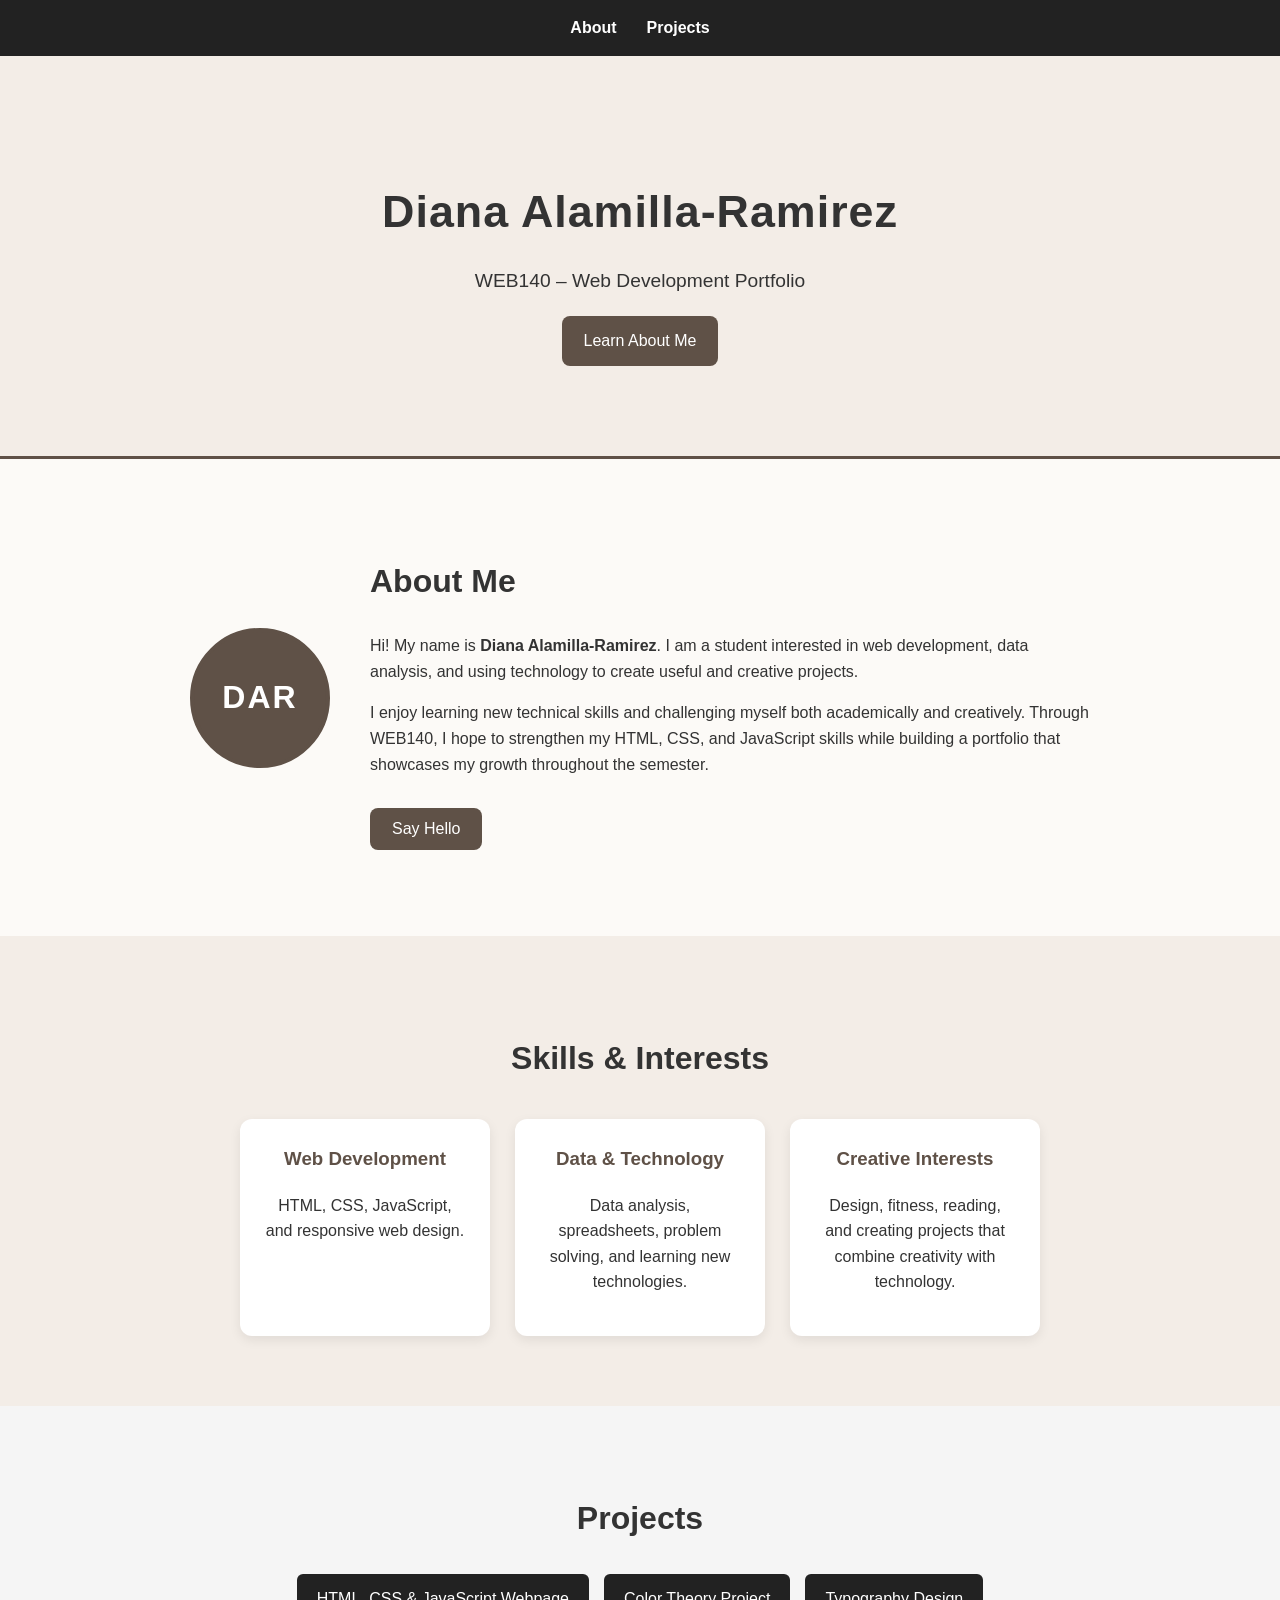
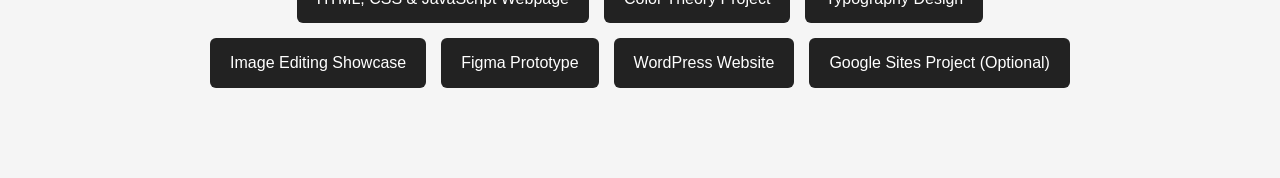
<file: index.html>
<!DOCTYPE html>
<html lang="en">

<head>
    <meta charset="UTF-8">
    <meta name="viewport" content="width=device-width, initial-scale=1.0">

    <title>Student Portfolio</title>

    <link rel="stylesheet" href="style.css">
<script>document.addEventListener('DOMContentLoaded', function() {
						if (document.documentElement.hasAttribute('lang')) {
							document.documentElement.dataset.customLang = '';
							return;
						}
						document.documentElement.setAttribute('lang', 'en-us');
					});</script><script>document.addEventListener('DOMContentLoaded', function() {
						if (document.head.querySelector('title')) return;
						var handleAppendTitle = function(evt) {
							if (!evt || !evt.data) return;

							try {
								var data = JSON.parse(evt.data);
								if (data.handler !== 'd2l.iframe.requestPageTitle' || !data.pageTitle) return;

								window.removeEventListener('message', handleAppendTitle, false);

								var titleElm = document.createElement('title');
								titleElm.textContent = data.pageTitle;
								document.head.appendChild(titleElm);
							} catch (e) {}
						};

						window.addEventListener('message', handleAppendTitle, false);
						window.parent.postMessage(JSON.stringify({ handler: 'd2l.iframe.requestPageTitle' }), '*');
					});</script><script>window.addEventListener('message', function(event) { 
					if( !event.data ) {
						return;
					}

					let params;
					try {
						params = JSON.parse( event.data );
					}
					catch {
						return;
					}
					if( !params.subject || params.subject !== 'lti.frameResize' ) {
						return;
					}

					const MAX_FRAME_HEIGHT = 10000;
					if( !params.height || params.height < 1 || params.height > MAX_FRAME_HEIGHT ) {
						console.warn( 'Invalid height value received, aborting' );
						return;
					}
					const el = document.getElementsByTagName( 'iframe' );
					for ( let i=0; i < el.length; i++ ) {
						if( el[i].contentWindow === event.source ) {
							el[i].style.height = params.height + 'px';

							console.info( 'Setting iFrame height to ' + params.height );

							if( el[i].getAttribute('lockwidth') !== 'true'){
								el[i].style.width = '100%';
								console.info( 'Setting iFrame width to 100%' );
							}
						}
					}
				});</script><script src="https://s.brightspace.com/lib/bsi/2026.8.278/unbundled/embeds.js" type="module"></script><script>document.addEventListener('DOMContentLoaded', function() {
					window.D2L.EmbedRenderer.renderEmbeds(document.body);
				});</script><script src="https://s.brightspace.com/lib/bsi/2026.8.278/unbundled/mathjax.js" type="module"></script><script>document.addEventListener('DOMContentLoaded', function() {
			if (document.querySelector('math, .d2l-element, .d2l-cplus-layout') || /\$\$|\\\(|\\\[|\\begin{|\\ref{|\\eqref{/.test(document.body.innerHTML)) {
				document.querySelectorAll('mspace[linebreak="newline"]').forEach(elm => {
					elm.setAttribute('style', 'display: block; height: 0.5rem;');
				});

				document.querySelectorAll('math mmultiscripts > none').forEach(elm => {
					const mrow = document.createElementNS('http://www.w3.org/1998/Math/MathML', 'mrow');
					elm.replaceWith(mrow);
				});

				window.D2L.MathJax.loadMathJax({"renderLatex":true,"outputScale":1.5,"enableMML3Support":false});
			}
		});</script><script src="https://s.brightspace.com/lib/bsi/2026.8.278/unbundled/prism.js" type="module"></script><script>document.addEventListener('DOMContentLoaded', function() {
					document.querySelectorAll('.d2l-code').forEach(code => {
						window.D2L.Prism.formatCodeElement(code);
					});
				});</script><script>document.addEventListener('DOMContentLoaded', async () => {
			document.querySelectorAll('iframe[src*="quickLink.d2l"][src*="type=lti"]').forEach(iframe => {
				iframe.style.borderStyle = 'none';
			});
		});</script><script src="https://s.brightspace.com/lib/bsi/2026.8.278/unbundled/context-provider-host-factory.js" type="module"></script><script>document.addEventListener('DOMContentLoaded', async () => {
			document.documentElement.setAttribute('data-mathjax-context', '{"renderLatex":true,"outputScale":1.5,"enableMML3Support":false}');
			window.D2L.ContextProvider.createContextProviderHost();
		});</script><script>
					if (window.frameElement !== null && !document.documentElement.hasAttribute('data-oslo')) {
						const osloSettings = {"batch":"/d2l/api/oslo/batch?languageId=1","collection":"/d2l/api/oslo/collection?languageId=1","version":"W/\"20.26.8.28153.638396676610101010\""};
						document.documentElement.setAttribute('data-oslo', JSON.stringify(osloSettings));
					}
				</script><script src="https://s.brightspace.com/lib/bsi/2026.8.278/unbundled/creator.js" type="module"></script><script>document.addEventListener('DOMContentLoaded', async () => {
			const activities = [];
			const practices = [];
			const allPractices = document.querySelectorAll('.d2l-practice');
			const elements = document.querySelectorAll('.d2l-element');
			let layouts = [...document.querySelectorAll('.d2l-cplus-layout')];
			const tables = document.querySelectorAll('table');
			const contentStylerStyleLinks = document.querySelectorAll('head > link[href="https://templates.lcs.brightspace.com/lib/assets/css/styles.min.css"]');
			const contentStylerOverides = document.querySelectorAll('head > link[href^="/d2l/le/contentstyler/"][data-override="override"]');

			layouts = layouts.filter((layout) => layout.closest('.d2l-element.mceNonEditable') === null);

			for (const practice of allPractices) {
				const activityContainer = practice.hasAttribute('data-d2l-activity-href');
				if (activityContainer) {
					activities.push(practice);
				}
				else {
					practices.push(practice);
				}
			}

			if (layouts.length > 0) {
				window.D2L.Creator.convertLayouts(layouts);
			}
			if (elements.length > 0) {
				window.D2L.Creator.convertElements(elements, 6606, '/content/', true);
			}
			if (activities.length > 0) {
				window.D2L.Creator.convertPracticeActivities(activities, 6606, '/content/');
			}
			if (practices.length > 0) {
				window.D2L.Creator.convertPractices(practices, 6606, '/content/');
			}
			if (contentStylerStyleLinks.length > 0 && contentStylerOverides.length > 0 && tables.length > 0) {
				window.D2L.Creator.wrapTables(tables);
			}
		});</script><script>function lti_launch( vars, target ) {
					var query = '';
					var new_tab = false;

					for(var key in vars) {
						if(query.length == 0) {
							query += '?' + key + '=' + encodeURIComponent(vars[key]);
						}
						else {
							query += '&' + key + '=' + encodeURIComponent(vars[key]);
						}
					}

					var url = '/d2l/customization/pearsonlti/6606/Launch' + query;(target == '_blank') ? window.open( url, '_blank' ) : location.replace( url );}</script></head>

<body>

    <!-- NAVIGATION -->
    <nav class="navbar">
        <ul>
            <li><a href="#about">About</a></li>
            <li><a href="#projects">Projects</a></li>
        </ul>
    </nav>


    <!-- HERO SECTION -->
    <header class="hero">

        <h1>Diana Alamilla-Ramirez</h1>

        <p>WEB140 – Web Development Portfolio</p>

        <a href="#about" class="hero-btn">
            Learn About Me
        </a>

    </header>


    <!-- ABOUT SECTION -->
    <section id="about" class="about-section">

        <div class="about-container">

            <div class="profile-avatar" aria-label="Diana Alamilla-Ramirez avatar">
    DAR
</div>

            <div class="about-text">

                <h2>About Me</h2>

                <p>
                    Hi! My name is <strong>Diana Alamilla-Ramirez</strong>.
                    I am a student interested in
    web development, data analysis, and using technology to create useful
    and creative projects.
                </p>

                <p>
                    I enjoy learning new technical skills and challenging myself both
    academically and creatively. Through WEB140, I hope to strengthen my
    HTML, CSS, and JavaScript skills while building a portfolio that
    showcases my growth throughout the semester.
                </p>

                <!-- JavaScript interaction -->
                <button id="welcomeButton">Say Hello</button>
<p id="message"></p>

            </div>

        </div>

    </section>
  <!-- SKILLS SECTION -->
<section id="skills" class="skills-section">
    <h2>Skills & Interests</h2>

    <div class="skills-container">
        <div class="skill-card">
            <h3>Web Development</h3>
            <p>HTML, CSS, JavaScript, and responsive web design.</p>
        </div>

        <div class="skill-card">
            <h3>Data & Technology</h3>
            <p>Data analysis, spreadsheets, problem solving, and learning new technologies.</p>
        </div>

        <div class="skill-card">
            <h3>Creative Interests</h3>
            <p>Design, fitness, reading, and creating projects that combine creativity with technology.</p>
        </div>
    </div>
</section>


    <!-- PROJECTS SECTION -->
    <section id="projects" class="projects-section">

        <h2>Projects</h2>

        <div class="assignment-buttons">

            <!-- Week 1 project -->
            <a href="week1/">
                HTML, CSS & JavaScript Webpage
            </a>

            <!-- Future projects -->
            <a href="colorTheory/">
                Color Theory Project
            </a>

            <a href="typography/">
                Typography Design
            </a>

            <a href="imageEditing_and_fonts/index.html">
    		Image Editing Showcase
			</a>

           <a href="https://www.figma.com/design/UUvHIjHSnbinBWlN2CxfTy/WEB140-%E2%80%93-Website-Project-%E2%80%93-Diana-Alamilla-Ramirez?node-id=1-4" target="_blank" rel="noopener noreferrer">
    		Figma Prototype
			</a>

            <a href="#">
                WordPress Website
            </a>

            <a href="#">
                Google Sites Project (Optional)
            </a>

        </div>

    </section>


    <!-- JAVASCRIPT -->
    <script src="script.js"></script>

</body>

</html>
</file>
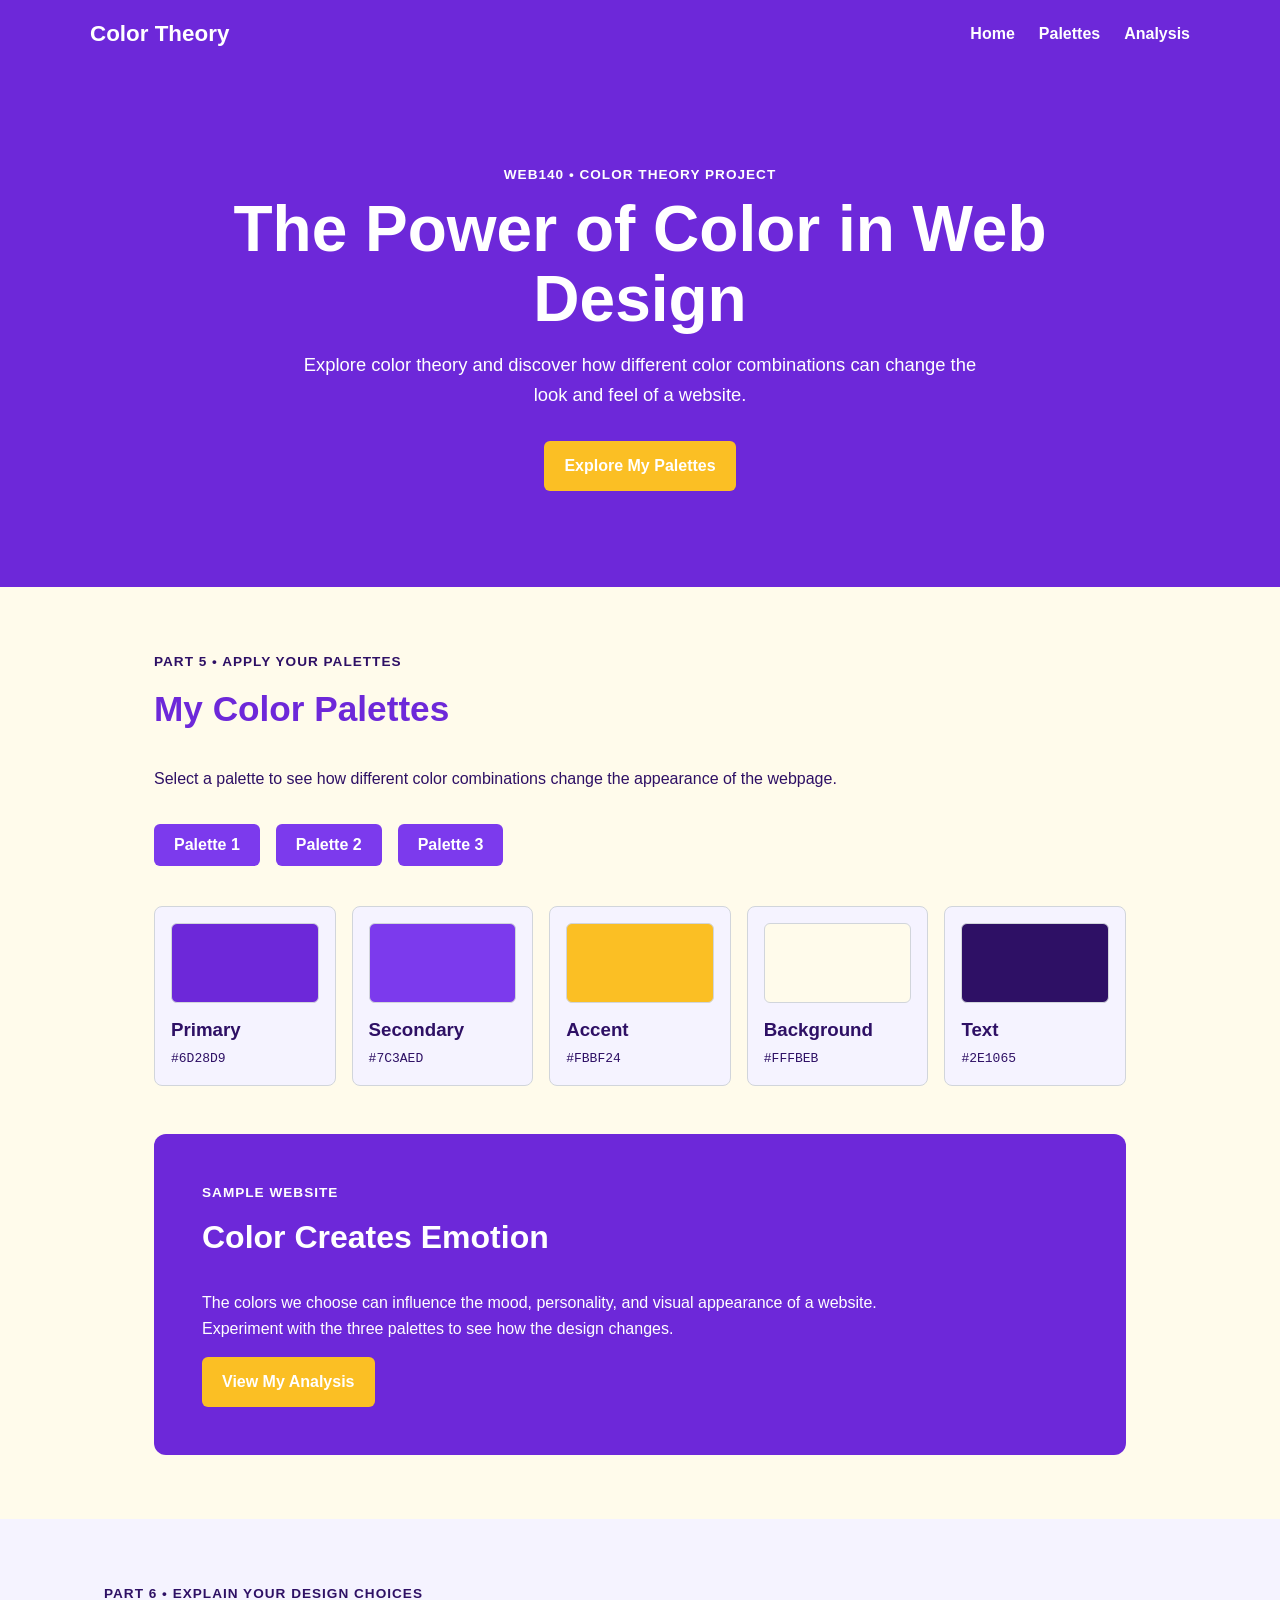
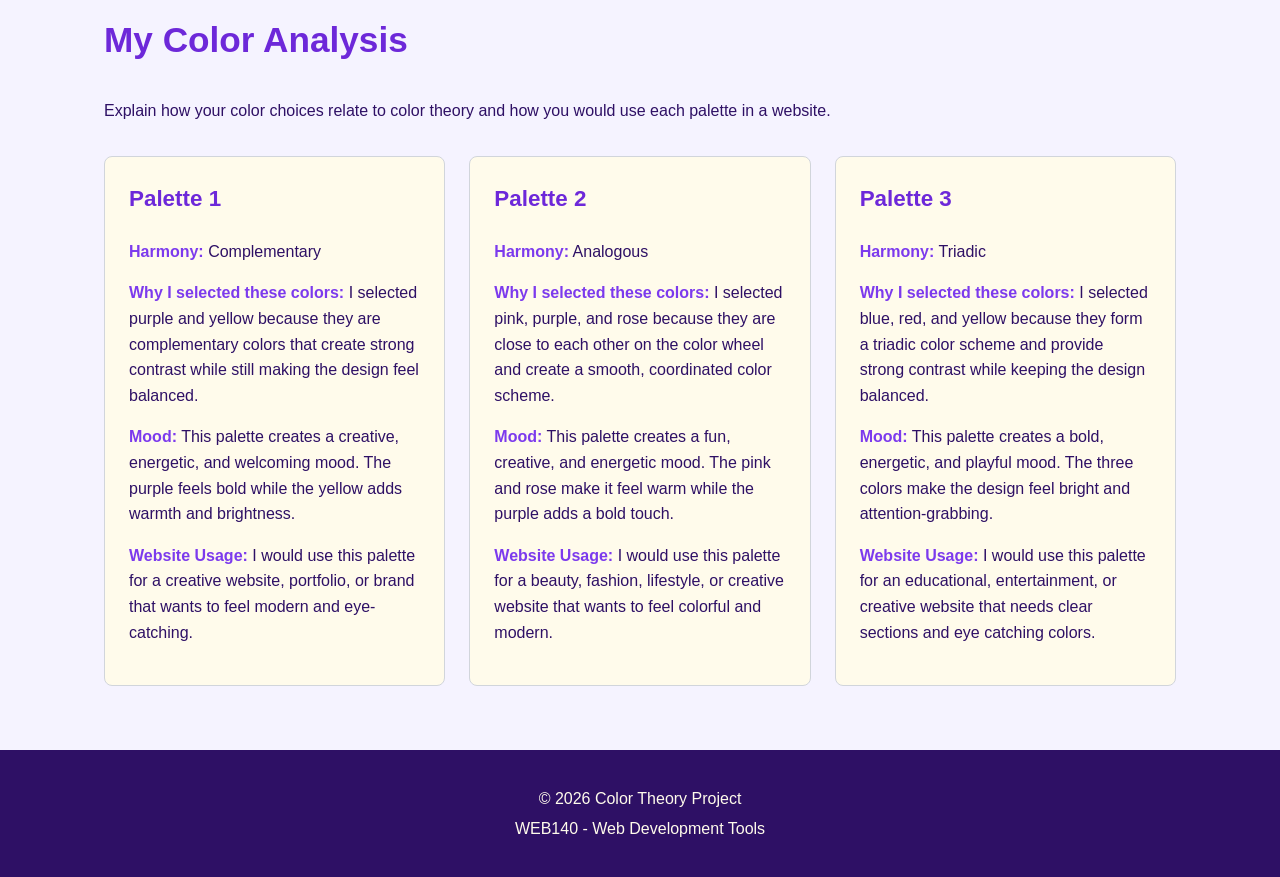
<file: colorTheory/index.html>
<!DOCTYPE html>
<html lang="en">

<head>
    <meta charset="UTF-8">
    <meta name="viewport" content="width=device-width, initial-scale=1.0">
    <title>Color Theory Project</title>
    <link rel="stylesheet" href="style.css">
</head>

<body>

    <!-- ================================
         HEADER
    ================================= -->

    <header class="site-header">

        <nav class="navbar" aria-label="Main navigation">

            <a href="#home" class="logo">
                Color Theory
            </a>

            <ul class="nav-links">

                <li>
                    <a href="#home">Home</a>
                </li>

                <li>
                    <a href="#palettes">Palettes</a>
                </li>

                <li>
                    <a href="#analysis">Analysis</a>
                </li>

            </ul>

        </nav>

    </header>


    <main>

        <!-- ================================
             HERO SECTION
        ================================= -->

        <section id="home" class="hero">

            <div class="hero-content">

                <p class="eyebrow">
                    WEB140 • Color Theory Project
                </p>

                <h1>
                    The Power of Color in Web Design
                </h1>

                <p class="hero-text">
                    Explore color theory and discover how different
                    color combinations can change the look and feel
                    of a website.
                </p>

                <a href="#palettes" class="button">
                    Explore My Palettes
                </a>

            </div>

        </section>


        <!-- ================================
             PALETTE SECTION
        ================================= -->

        <section id="palettes" class="section">

            <div class="section-heading">

                <p class="eyebrow">
                    Part 5 • Apply Your Palettes
                </p>

                <h2>
                    My Color Palettes
                </h2>

                <p>
                    Select a palette to see how different color
                    combinations change the appearance of the webpage.
                </p>

            </div>


            <!-- PALETTE BUTTONS -->

            <div class="palette-buttons">

                <button type="button" data-palette="palette1">
                    Palette 1
                </button>

                <button type="button" data-palette="palette2">
                    Palette 2
                </button>

                <button type="button" data-palette="palette3">
                    Palette 3
                </button>

            </div>


            <!-- COLOR SWATCHES -->

            <div class="swatches">

                <div class="swatch">
                    <div class="color-box primary-color"></div>
                    <h3>Primary</h3>
                    <p id="primaryHex">#2563EB</p>
                </div>

                <div class="swatch">
                    <div class="color-box secondary-color"></div>
                    <h3>Secondary</h3>
                    <p id="secondaryHex">#0F766E</p>
                </div>

                <div class="swatch">
                    <div class="color-box accent-color"></div>
                    <h3>Accent</h3>
                    <p id="accentHex">#F97316</p>
                </div>

                <div class="swatch">
                    <div class="color-box background-color"></div>
                    <h3>Background</h3>
                    <p id="backgroundHex">#FFFFFF</p>
                </div>

                <div class="swatch">
                    <div class="color-box text-color"></div>
                    <h3>Text</h3>
                    <p id="textHex">#1F2937</p>
                </div>

            </div>


            <!-- ================================
                 SAMPLE WEBSITE CARD
            ================================= -->

            <article class="design-card">

                <div class="card-content">

                    <p class="eyebrow">
                        Sample Website
                    </p>

                    <h2>
                        Color Creates Emotion
                    </h2>

                    <p>
                        The colors we choose can influence the mood,
                        personality, and visual appearance of a website.
                        Experiment with the three palettes to see how
                        the design changes.
                    </p>

                    <a href="#analysis" class="card-button">
                        View My Analysis
                    </a>

                </div>

            </article>

        </section>


        <!-- ================================
             COLOR ANALYSIS SECTION
        ================================= -->

        <section id="analysis" class="analysis-section">

            <div class="section">

                <div class="section-heading">

                    <p class="eyebrow">
                        Part 6 • Explain Your Design Choices
                    </p>

                    <h2>
                        My Color Analysis
                    </h2>

                    <p>
                        Explain how your color choices relate to
                        color theory and how you would use each
                        palette in a website.
                    </p>

                </div>


                <div class="analysis-grid">

                    <!-- PALETTE 1 -->

                    <article class="analysis-card">

                        <h3>
                            Palette 1
                        </h3>

                        <p>
                            <strong>Harmony:</strong>
                            Complementary
                        </p>

                        <p>
                            <strong>Why I selected these colors:</strong>
                            I selected purple and yellow because they are complementary colors 
                            that create strong contrast while still making the design feel balanced. 
                        </p>

                        <p>
                            <strong>Mood:</strong>
                            This palette creates a creative, energetic, and welcoming mood. 
                            The purple feels bold while the yellow adds warmth and brightness.
                        </p>

                        <p>
                            <strong>Website Usage:</strong>
                            I would use this palette for a creative website, portfolio, 
                            or brand that wants to feel modern and eye-catching.
                        </p>

                    </article>


                    <!-- PALETTE 2 -->

                    <article class="analysis-card">

                        <h3>
                            Palette 2
                        </h3>

                        <p>
                            <strong>Harmony:</strong>
                            Analogous
                        </p>

                        <p>
                            <strong>Why I selected these colors:</strong>
                            I selected pink, purple, and rose because they are close to each 
                            other on the color wheel and create a smooth, coordinated color scheme.
                        </p>

                        <p>
                            <strong>Mood:</strong>
                            This palette creates a fun, creative, and energetic mood. 
                            The pink and rose make it feel warm while the purple adds a bold touch.
                        </p>

                        <p>
                            <strong>Website Usage:</strong>
                            I would use this palette for a beauty, fashion, lifestyle, 
                            or creative website that wants to feel colorful and modern.
                        </p>

                    </article>


                    <!-- PALETTE 3 -->

                    <article class="analysis-card">

                        <h3>
                            Palette 3
                        </h3>

                        <p>
                            <strong>Harmony:</strong>
                            Triadic
                        </p>

                        <p>
                            <strong>Why I selected these colors:</strong>
                            I selected blue, red, and yellow because they form a 
                            triadic color scheme and provide strong contrast while keeping the design balanced.
                        </p>

                        <p>
                            <strong>Mood:</strong>
                            This palette creates a bold, energetic, and playful mood. 
                            The three colors make the design feel bright and attention-grabbing.
                        </p>

                        <p>
                            <strong>Website Usage:</strong>
                            I would use this palette for an educational, entertainment, 
                            or creative website that needs clear sections and eye catching colors.
                        </p>

                    </article>

                </div>

            </div>

        </section>

    </main>


    <!-- ================================
         FOOTER
    ================================= -->

    <footer class="site-footer">

        <p>
            &copy; 2026 Color Theory Project
        </p>

        <p>
            WEB140 - Web Development Tools
        </p>

    </footer>


    <script src="script.js"></script>

</body>

</html>
</file>
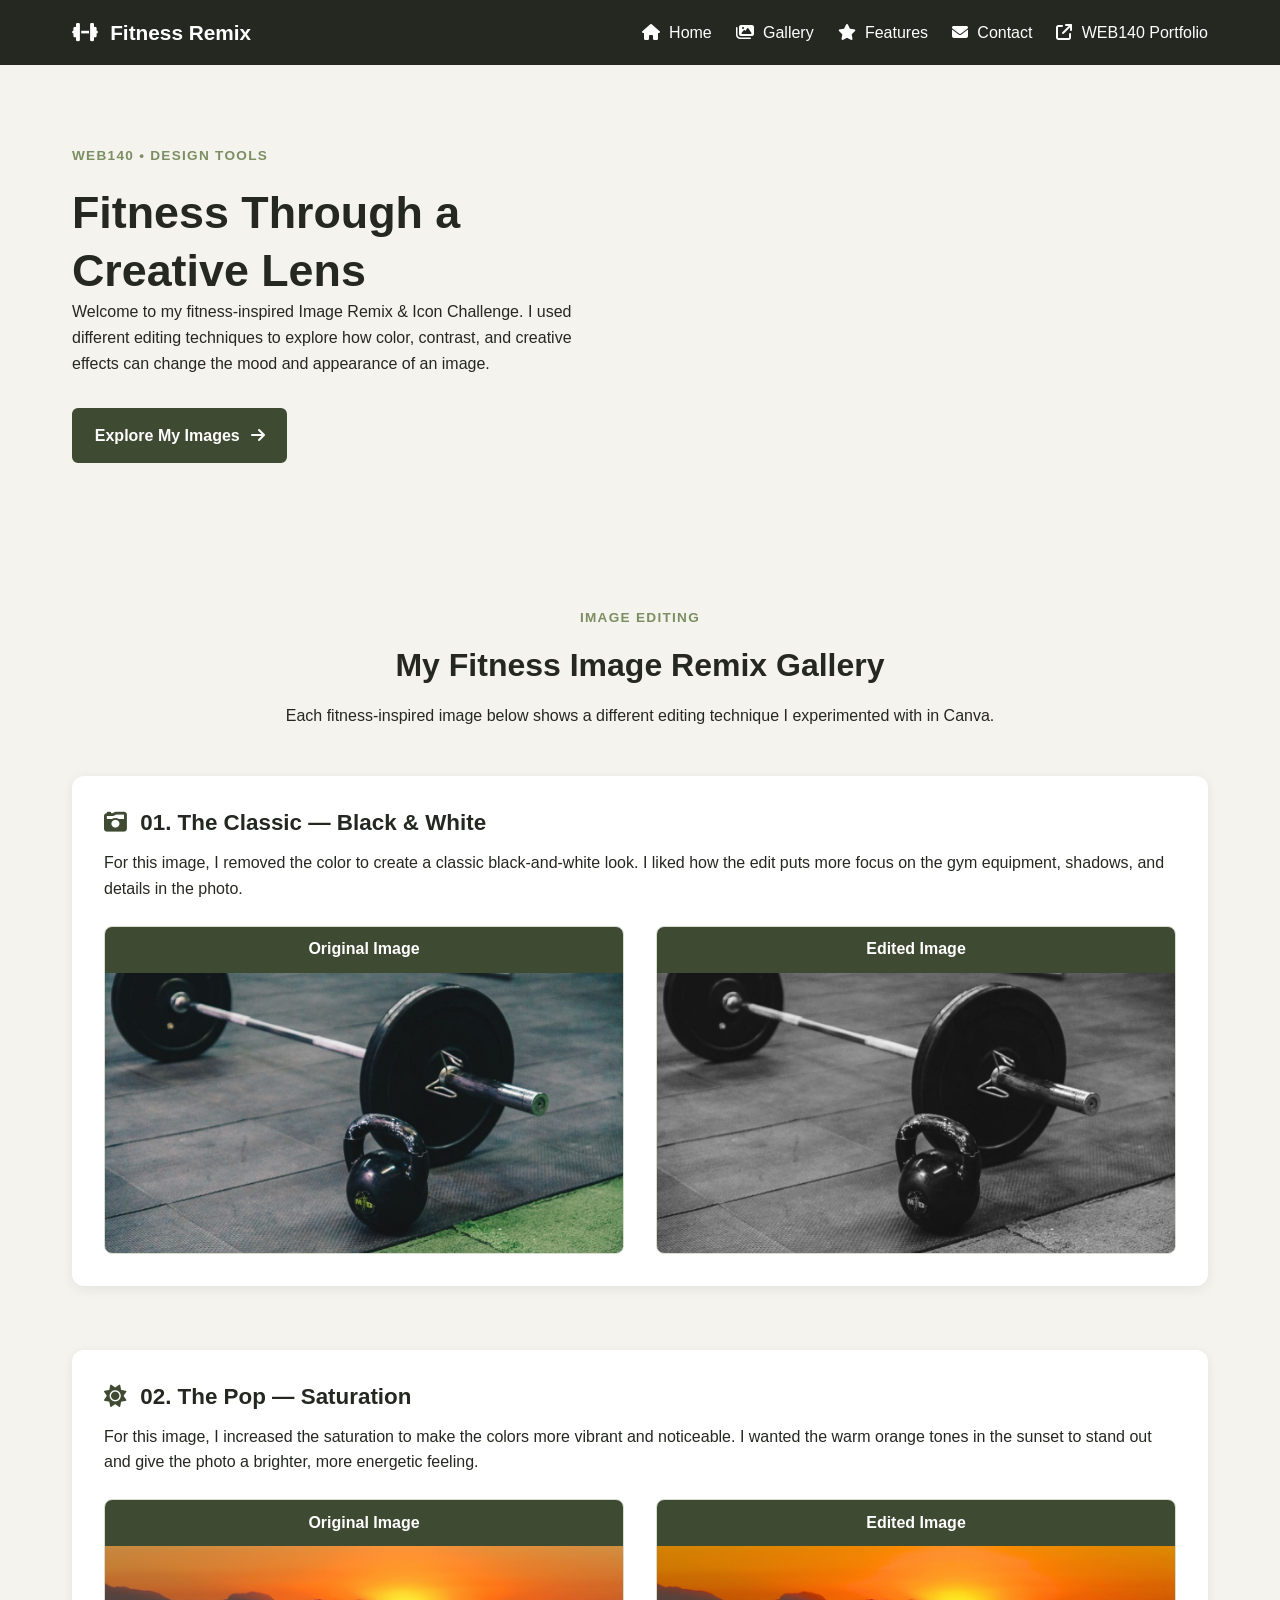
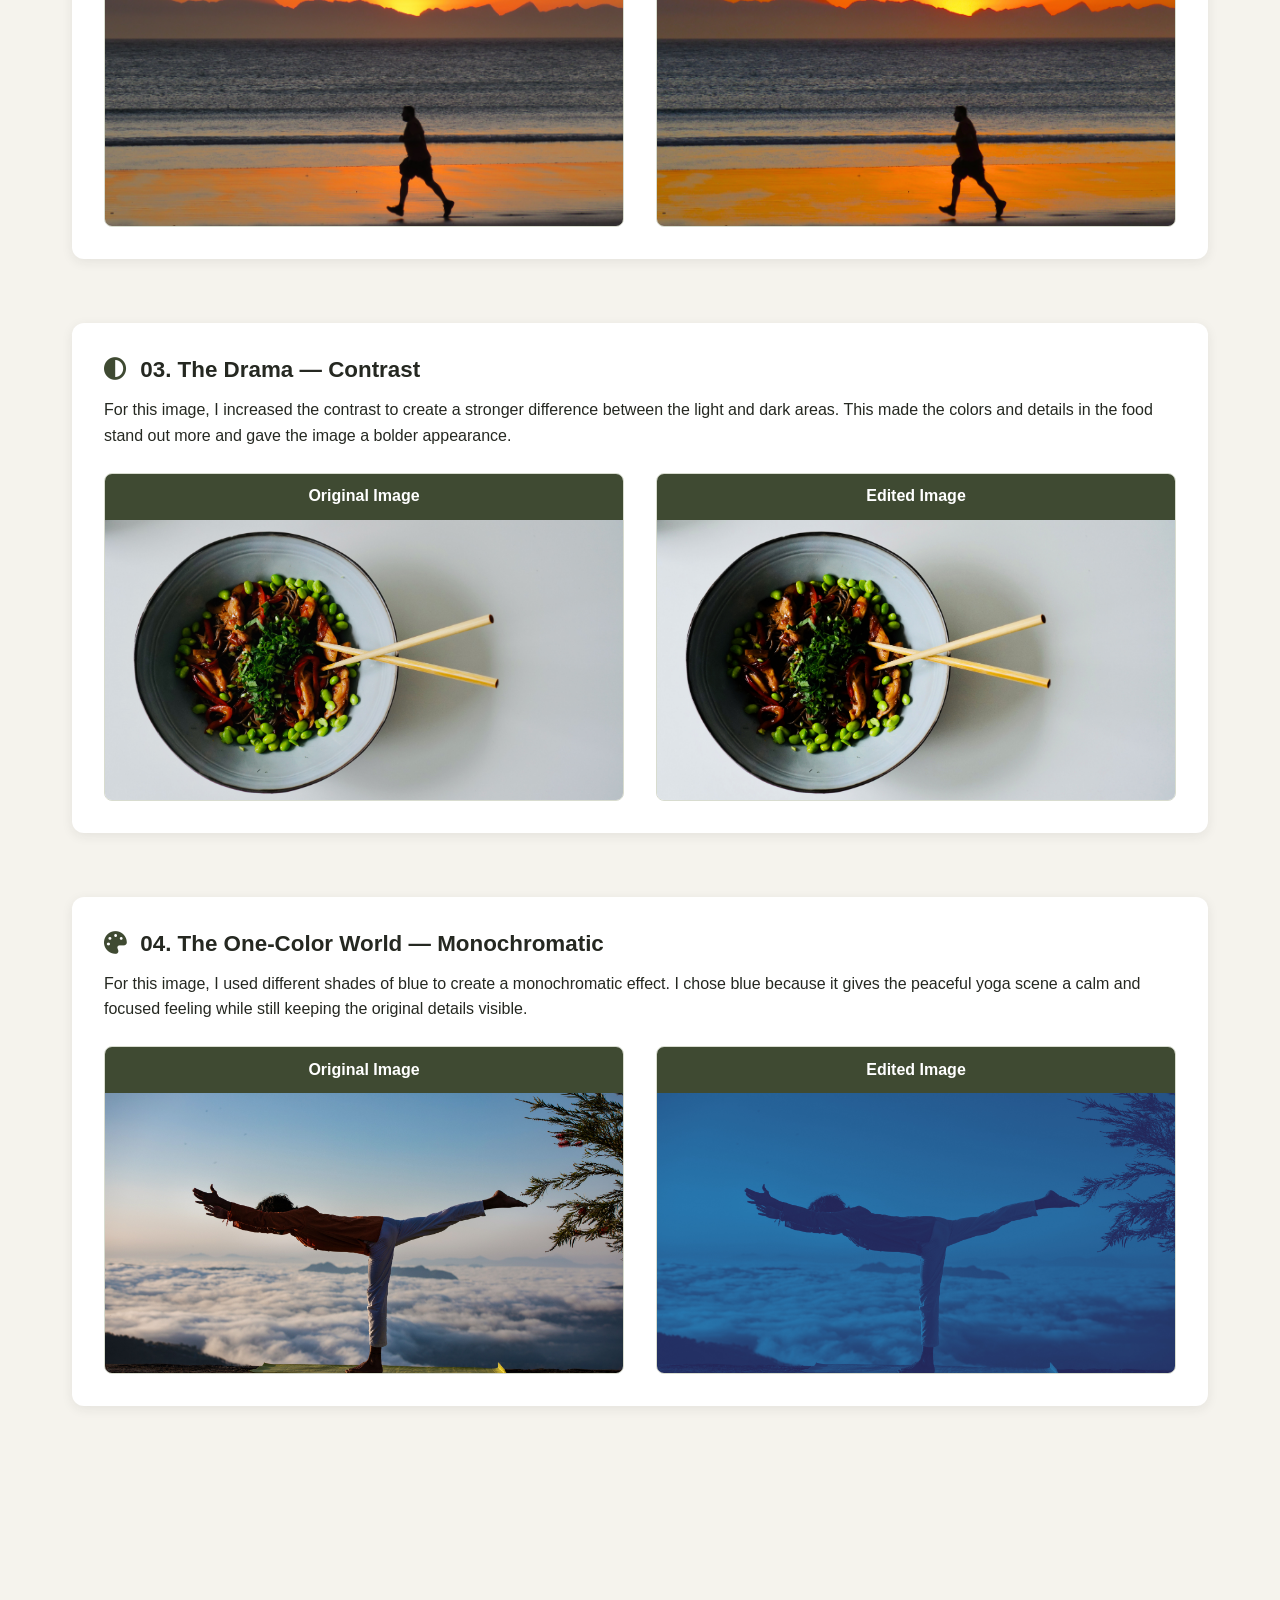
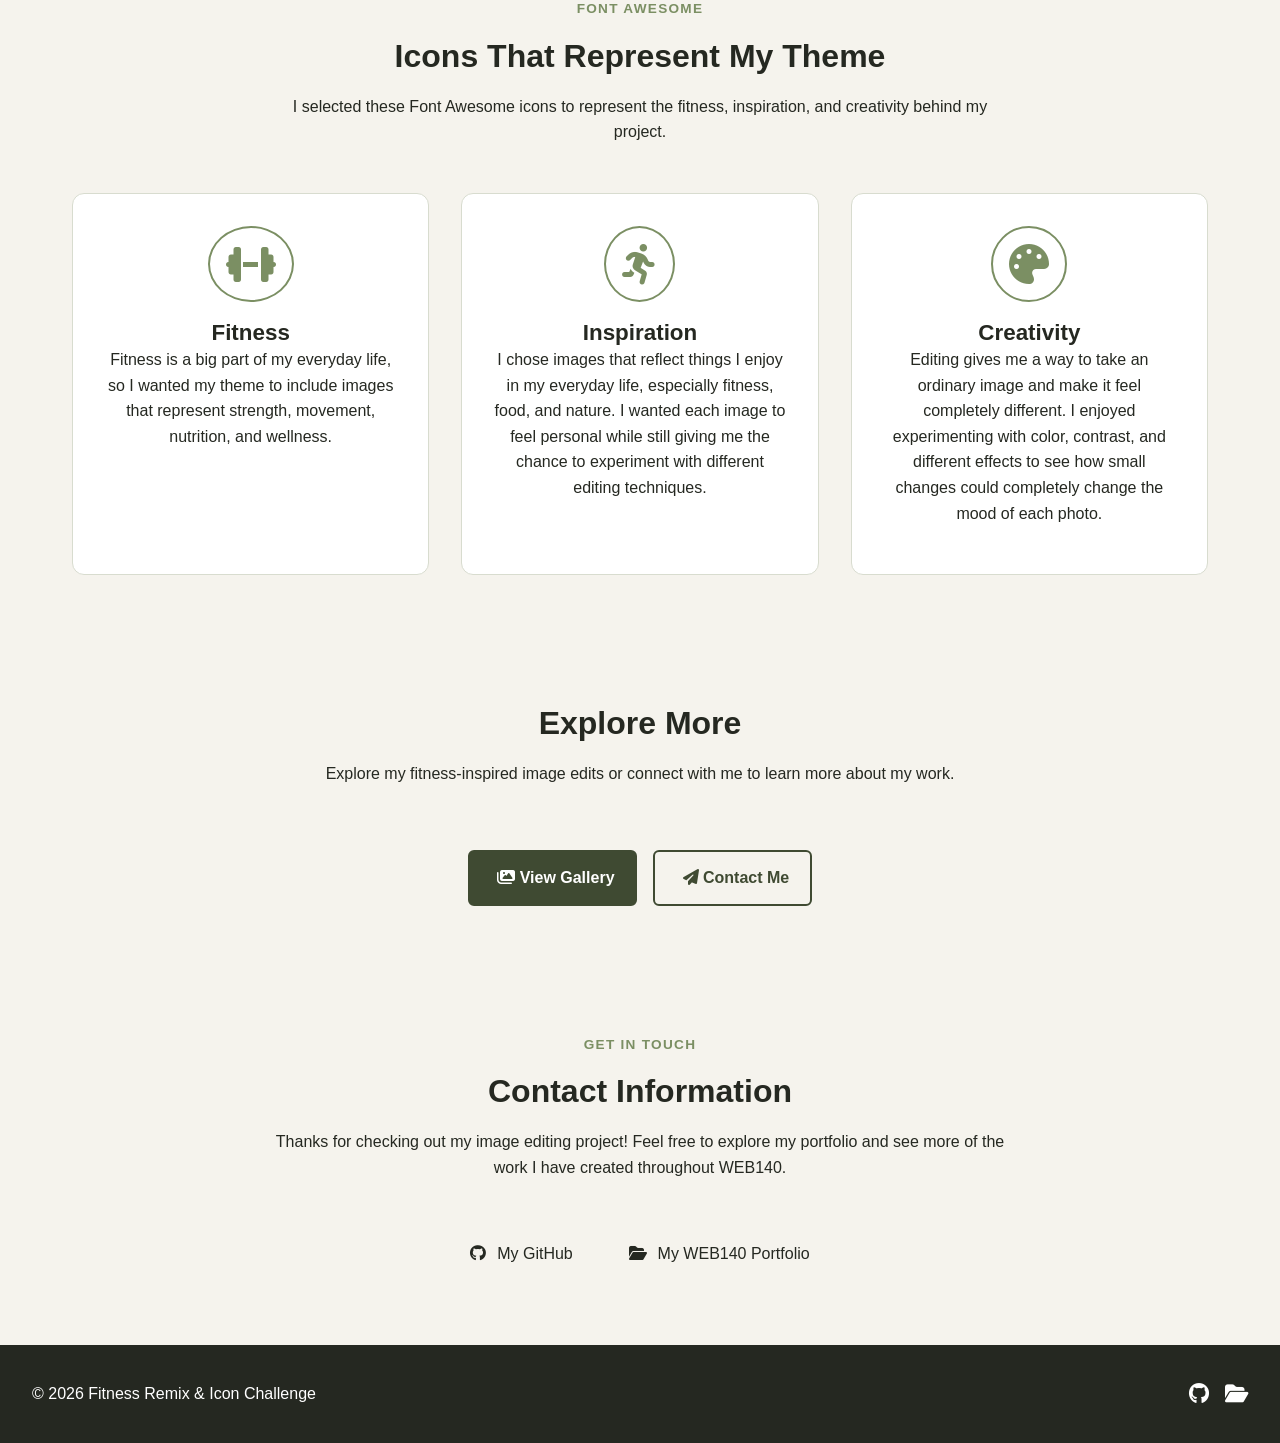
<file: imageEditing_and_fonts/index.html>
<!DOCTYPE html>
<html lang="en">

<head>
    <meta charset="UTF-8">
    <meta name="viewport" content="width=device-width, initial-scale=1.0">

    <title>Fitness Remix & Icon Challenge</title>

    <!-- Font Awesome -->
    <link
        rel="stylesheet"
        href="https://cdnjs.cloudflare.com/ajax/libs/font-awesome/6.5.2/css/all.min.css"
    >

    <!-- External CSS -->
    <link rel="stylesheet" href="style.css">
</head>

<body>

    <!-- Header and Navigation -->
    <header class="site-header">
        <nav class="navbar">

            <a href="#home" class="logo">
                <i class="fa-solid fa-dumbbell"></i>
                Fitness Remix
            </a>

            <ul class="nav-links">

                <li>
                    <a href="#home">
                        <i class="fa-solid fa-house"></i>
                        Home
                    </a>
                </li>

                <li>
                    <a href="#gallery">
                        <i class="fa-solid fa-images"></i>
                        Gallery
                    </a>
                </li>

                <li>
                    <a href="#features">
                        <i class="fa-solid fa-star"></i>
                        Features
                    </a>
                </li>

                <li>
                    <a href="#contact">
                        <i class="fa-solid fa-envelope"></i>
                        Contact
                    </a>
                </li>

                <li>
                    <a href="https://dalamil0.github.io/web140/" target="_blank">
                        <i class="fa-solid fa-arrow-up-right-from-square"></i>
                        WEB140 Portfolio
                    </a>
                </li>

            </ul>
        </nav>
    </header>


    <main>

        <!-- Hero Section -->
        <section id="home" class="hero">

            <div class="hero-content">

                <p class="eyebrow">WEB140 • Design Tools</p>

                <h1>Fitness Through a Creative Lens</h1>

                <p>
                    Welcome to my fitness-inspired Image Remix & Icon Challenge.
                    I used different editing techniques to explore how color,
                    contrast, and creative effects can change the mood and
                    appearance of an image.
                </p>

                <a href="#gallery" class="button">
                    Explore My Images
                    <i class="fa-solid fa-arrow-right"></i>
                </a>

            </div>

        </section>


        <!-- Image Gallery -->
        <section id="gallery" class="section">

            <div class="section-heading">

                <p class="eyebrow">Image Editing</p>

                <h2>My Fitness Image Remix Gallery</h2>

                <p>
                    Each fitness-inspired image below shows a different editing
                    technique I experimented with in Canva.
                </p>

            </div>


            <!-- Image 1: Black and White -->
            <article class="image-project">

                <h3>
                    <i class="fa-solid fa-camera-retro"></i>
                    01. The Classic — Black &amp; White
                </h3>

                <p>
                    For this image, I removed the color to create a classic
                    black-and-white look. I liked how the edit puts more focus
                    on the gym equipment, shadows, and details in the photo.
                </p>

                <div class="image-comparison">

                    <div class="image-card">

                        <h4>Original Image</h4>

                        <img
                            src="images/image1-original.jpg"
                            alt="Original image before black-and-white editing"
                        >

                    </div>

                    <div class="image-card">

                        <h4>Edited Image</h4>

                        <img
                            src="images/image1-edited.jpg"
                            alt="Black-and-white edited image"
                        >

                    </div>

                </div>

            </article>


            <!-- Image 2: Saturation -->
            <article class="image-project">

                <h3>
                    <i class="fa-solid fa-sun"></i>
                    02. The Pop — Saturation
                </h3>

                <p>
                    For this image, I increased the saturation to make the
                    colors more vibrant and noticeable. I wanted the warm
                    orange tones in the sunset to stand out and give the photo
                    a brighter, more energetic feeling.
                </p>

                <div class="image-comparison">

                    <div class="image-card">

                        <h4>Original Image</h4>

                        <img
                            src="images/image2-original.jpg"
                            alt="Original image before saturation editing"
                        >

                    </div>

                    <div class="image-card">

                        <h4>Edited Image</h4>

                        <img
                            src="images/image2-edited.jpg"
                            alt="Image with adjusted saturation"
                        >

                    </div>

                </div>

            </article>


            <!-- Image 3: Contrast -->
            <article class="image-project">

                <h3>
                    <i class="fa-solid fa-circle-half-stroke"></i>
                    03. The Drama — Contrast
                </h3>

                <p>
                    For this image, I increased the contrast to create a
                    stronger difference between the light and dark areas.
                    This made the colors and details in the food stand out
                    more and gave the image a bolder appearance.
                </p>

                <div class="image-comparison">

                    <div class="image-card">

                        <h4>Original Image</h4>

                        <img
                            src="images/image3-original.jpg"
                            alt="Original image before contrast editing"
                        >

                    </div>

                    <div class="image-card">

                        <h4>Edited Image</h4>

                        <img
                            src="images/image3-edited.jpg"
                            alt="Image with adjusted contrast"
                        >

                    </div>

                </div>

            </article>


            <!-- Image 4: Monochromatic -->
            <article class="image-project">

                <h3>
                    <i class="fa-solid fa-palette"></i>
                    04. The One-Color World — Monochromatic
                </h3>

                <p>
                    For this image, I used different shades of blue to create
                    a monochromatic effect. I chose blue because it gives the
                    peaceful yoga scene a calm and focused feeling while still
                    keeping the original details visible.
                </p>

                <div class="image-comparison">

                    <div class="image-card">

                        <h4>Original Image</h4>

                        <img
                            src="images/image4-original.jpg"
                            alt="Original image before monochromatic editing"
                        >

                    </div>

                    <div class="image-card">

                        <h4>Edited Image</h4>

                        <img
                            src="images/image4-edited.jpg"
                            alt="Monochromatic edited image"
                        >

                    </div>

                </div>

            </article>

        </section>


        <!-- Font Awesome Icon Section -->
        <section id="features" class="section features-section">

            <div class="section-heading">

                <p class="eyebrow">Font Awesome</p>

                <h2>Icons That Represent My Theme</h2>

                <p>
                    I selected these Font Awesome icons to represent the
                    fitness, inspiration, and creativity behind my project.
                </p>

            </div>


            <div class="feature-grid">

                <article class="feature-card">

                    <i class="fa-solid fa-dumbbell feature-icon"></i>

                    <h3>Fitness</h3>

                    <p>
                        Fitness is a big part of my everyday life, so I wanted
                        my theme to include images that represent strength,
                        movement, nutrition, and wellness.
                    </p>

                </article>


                <article class="feature-card">

                    <i class="fa-solid fa-person-running feature-icon"></i>

                    <h3>Inspiration</h3>

                    <p>
                        I chose images that reflect things I enjoy in my
                        everyday life, especially fitness, food, and nature.
                        I wanted each image to feel personal while still giving
                        me the chance to experiment with different editing
                        techniques.
                    </p>

                </article>


                <article class="feature-card">

                    <i class="fa-solid fa-palette feature-icon"></i>

                    <h3>Creativity</h3>

                    <p>
                        Editing gives me a way to take an ordinary image and
                        make it feel completely different. I enjoyed
                        experimenting with color, contrast, and different
                        effects to see how small changes could completely
                        change the mood of each photo.
                    </p>

                </article>

            </div>

        </section>


        <!-- Icon Buttons -->
        <section class="section icon-section">

            <div class="section-heading">

                <h2>Explore More</h2>

                <p>
                    Explore my fitness-inspired image edits or connect with me
                    to learn more about my work.
                </p>

            </div>


            <div class="button-group">

                <a href="#gallery" class="button">
                    <i class="fa-solid fa-images"></i>
                    View Gallery
                </a>

                <a href="#contact" class="button button-secondary">
                    <i class="fa-solid fa-paper-plane"></i>
                    Contact Me
                </a>

            </div>

        </section>


        <!-- Contact Section -->
        <section id="contact" class="section contact-section">

            <div class="section-heading">

                <p class="eyebrow">Get in Touch</p>

                <h2>Contact Information</h2>

                <p>
                    Thanks for checking out my image editing project! Feel free
                    to explore my portfolio and see more of the work I have
                    created throughout WEB140.
                </p>

            </div>


            <div class="contact-links">

                <a href="https://github.com/dalamil0" target="_blank">
                    <i class="fa-brands fa-github"></i>
                    My GitHub
                </a>

                <a href="https://dalamil0.github.io/web140/" target="_blank">
                    <i class="fa-solid fa-folder-open"></i>
                    My WEB140 Portfolio
                </a>

            </div>

        </section>

    </main>


    <!-- Footer -->
    <footer class="site-footer">

        <p>
            &copy; 2026 Fitness Remix &amp; Icon Challenge
        </p>

        <div class="social-links">

            <a
                href="https://github.com/dalamil0"
                target="_blank"
                aria-label="GitHub"
            >
                <i class="fa-brands fa-github"></i>
            </a>

            <a
                href="https://dalamil0.github.io/web140/"
                target="_blank"
                aria-label="WEB140 Portfolio"
            >
                <i class="fa-solid fa-folder-open"></i>
            </a>

        </div>

    </footer>

</body>

</html>
</file>
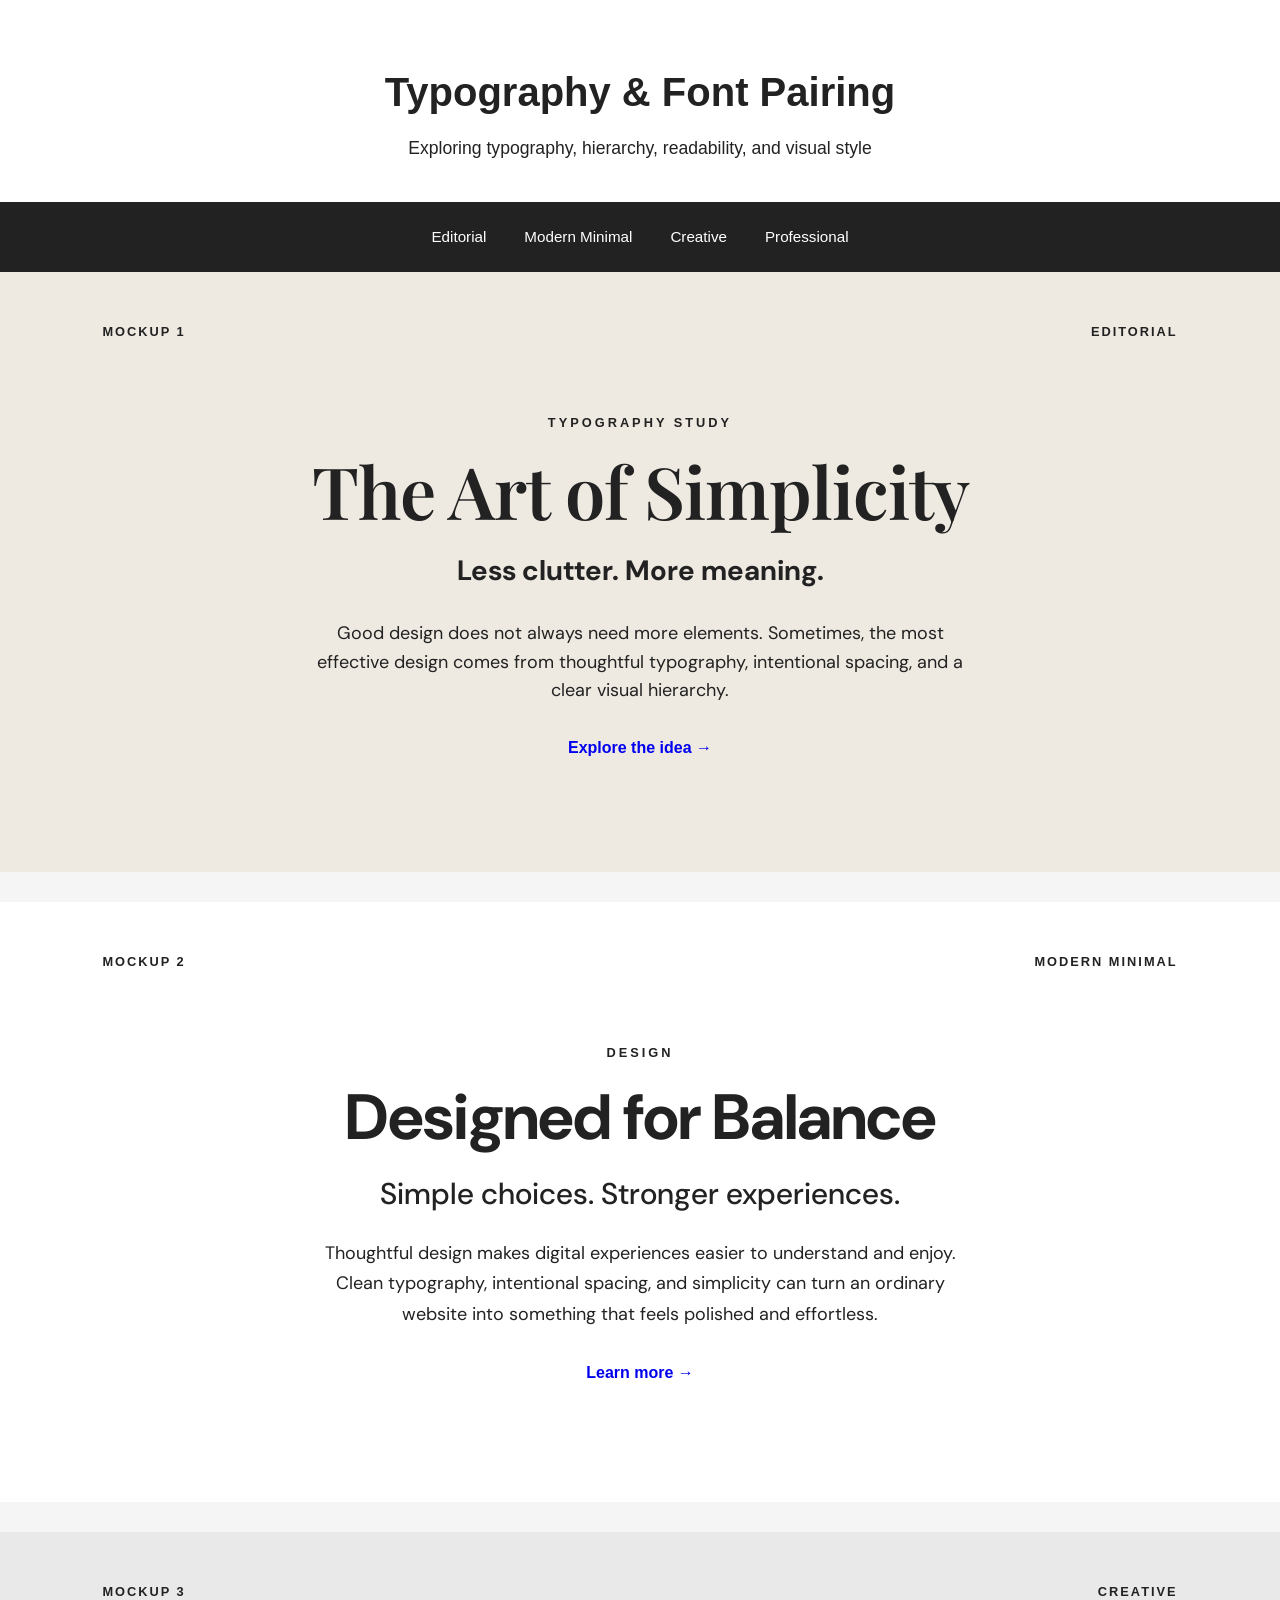
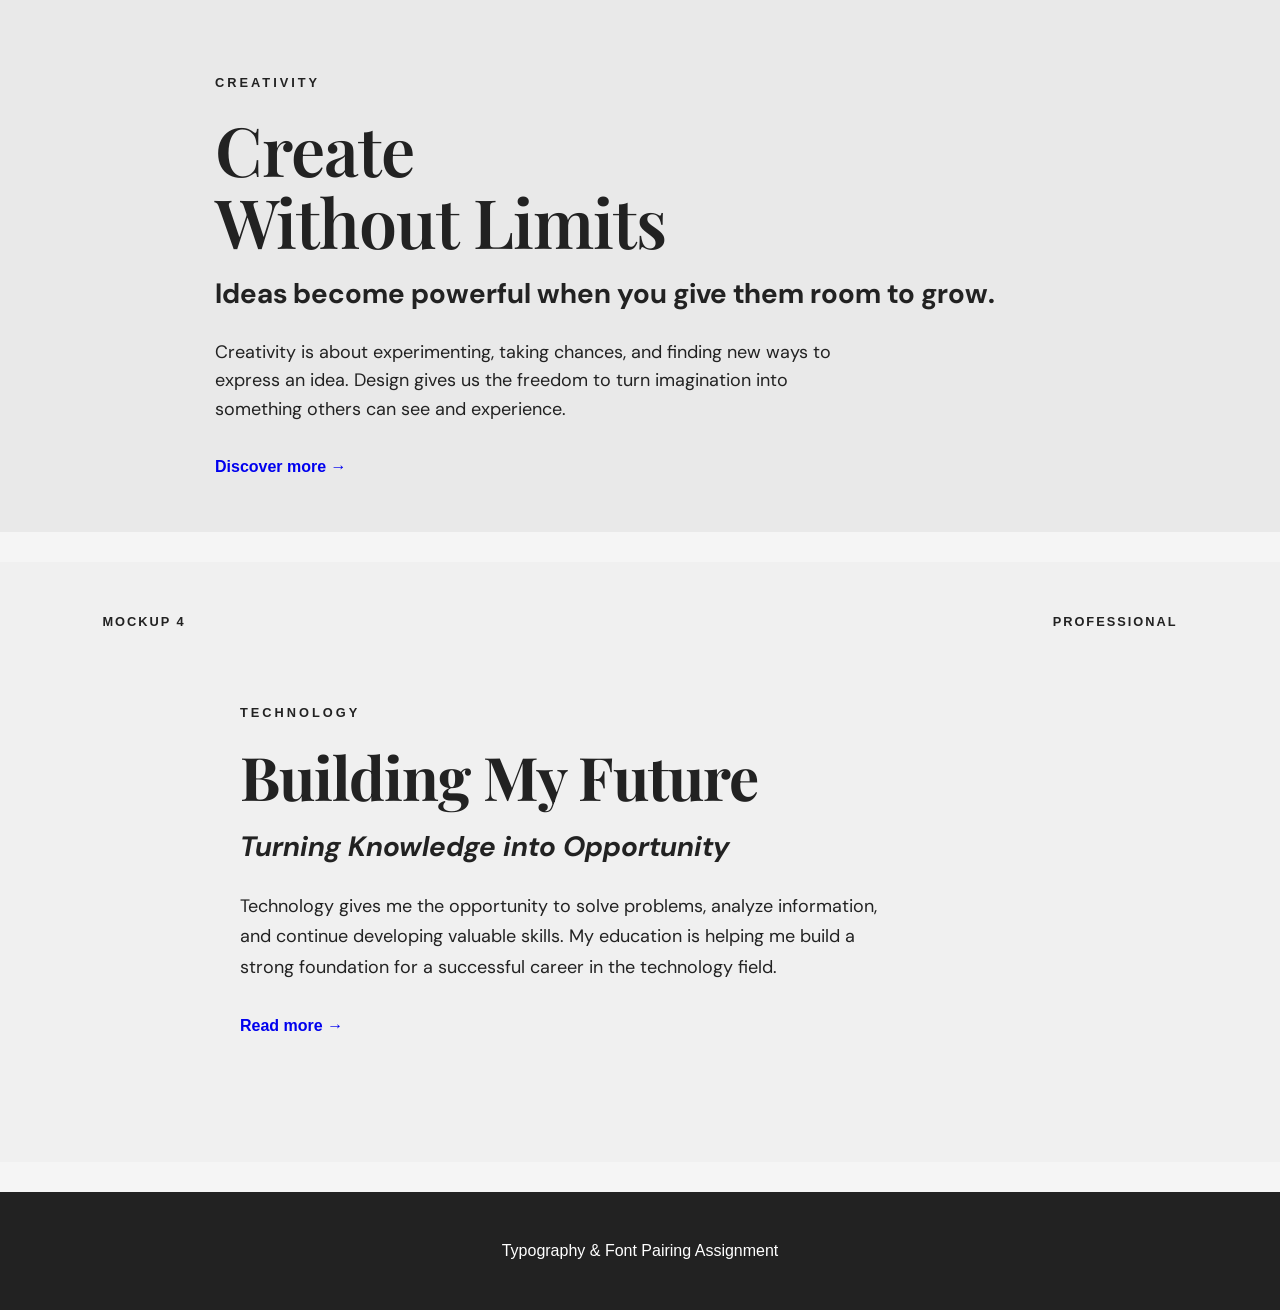
<file: typography/index.html>
<!DOCTYPE html>
<html lang="en">

<head>
    <meta charset="UTF-8">
    <meta name="viewport" content="width=device-width, initial-scale=1.0">

    <title>Typography & Font Pairing</title>

    <!--
    Google Fonts

    Mockup 1 suggestions:
    Playfair Display + DM Sans

    Students may use other fonts.
    If you use a Google Font that is not listed here,
    add it to the Google Fonts link below.
    -->

    <link rel="preconnect" href="https://fonts.googleapis.com">
    <link rel="preconnect" href="https://fonts.gstatic.com" crossorigin>

    <link href="https://fonts.googleapis.com/css2?family=DM+Sans:wght@400;500;600;700&family=Playfair+Display:wght@400;500;600;700&family=Space+Grotesk:wght@400;500;600;700&display=swap" rel="stylesheet">

    <!-- External CSS -->
    <link rel="stylesheet" href="style.css">
</head>

<body>

    <!-- ========================================
         HEADER
    ========================================= -->
    <header class="site-header">

        <h1>Typography & Font Pairing</h1>

        <p>
            Exploring typography, hierarchy, readability,
            and visual style
        </p>

    </header>


    <!-- ========================================
         NAVIGATION
    ========================================= -->
    <nav class="main-nav">

        <a href="#editorial">Editorial</a>
        <a href="#minimal">Modern Minimal</a>
        <a href="#creative">Creative</a>
        <a href="#professional">Professional</a>

    </nav>


    <main>


        <!-- ========================================
             MOCKUP 1 - EDITORIAL
        ========================================= -->
        <section id="editorial" class="mockup editorial">

            <div class="mockup-label">
                <span>Mockup 1</span>
                <span>Editorial</span>
            </div>

            <div class="mockup-content">

                <p class="eyebrow">
                    TYPOGRAPHY STUDY
                </p>

                <h2>
                    The Art of Simplicity
                </h2>

                <h3>
                    Less clutter. More meaning.
                </h3>

                <p class="body-text">
                    Good design does not always need more elements.
                    Sometimes, the most effective design comes from
                    thoughtful typography, intentional spacing, and a
                    clear visual hierarchy.
                </p>

                <a href="#" class="text-link">
                    Explore the idea →
                </a>

            </div>

        </section>


        <!-- ========================================
             MOCKUP 2 - MODERN MINIMAL
        ========================================= -->
        <section id="minimal" class="mockup minimal">

            <div class="mockup-label">
                <span>Mockup 2</span>
                <span>Modern Minimal</span>
            </div>

            <div class="mockup-content">

                <p class="eyebrow">
                    DESIGN
                </p>

                <h2>
                    Designed for Balance
                </h2>

                <h3>
                    Simple choices. Stronger experiences.
                </h3>

                <p class="body-text">
                    Thoughtful design makes digital experiences easier
                    to understand and enjoy. Clean typography,
                    intentional spacing, and simplicity can turn an
                    ordinary website into something that feels polished
                    and effortless.
                </p>

                <a href="#" class="text-link">
                    Learn more →
                </a>

            </div>

        </section>


        <!-- ========================================
             MOCKUP 3 - CREATIVE
        ========================================= -->
        <section id="creative" class="mockup creative">

            <div class="mockup-label">
                <span>Mockup 3</span>
                <span>Creative</span>
            </div>

            <div class="mockup-content">

                <p class="eyebrow">
                    CREATIVITY
                </p>

               <h2>Create<br>Without Limits</h2>

                <h3>
                    Ideas become powerful when you give them room to grow.
                </h3>

                <p class="body-text">
                    Creativity is about experimenting, taking chances,
                    and finding new ways to express an idea. Design gives
                    us the freedom to turn imagination into something
                    others can see and experience.
                </p>

                <a href="#" class="text-link">
                    Discover more →
                </a>

            </div>

        </section>


        <!-- ========================================
             MOCKUP 4 - PROFESSIONAL
        ========================================= -->
        <section id="professional" class="mockup professional">

            <div class="mockup-label">
                <span>Mockup 4</span>
                <span>Professional</span>
            </div>

            <div class="mockup-content">

                <p class="eyebrow">
                    TECHNOLOGY
                </p>

                <h2>
                    Building My Future
                </h2>

                <h3>
                    Turning Knowledge into Opportunity
                </h3>

                <p class="body-text">
                    Technology gives me the opportunity to solve problems,
                    analyze information, and continue developing valuable
                    skills. My education is helping me build a strong
                    foundation for a successful career in the technology
                    field.
                </p>

                <a href="#" class="text-link">
                    Read more →
                </a>

            </div>

        </section>


    </main>


    <!-- ========================================
         FOOTER
    ========================================= -->
    <footer>

        <p>
            Typography & Font Pairing Assignment
        </p>

    </footer>

</body>
</html>
</file>
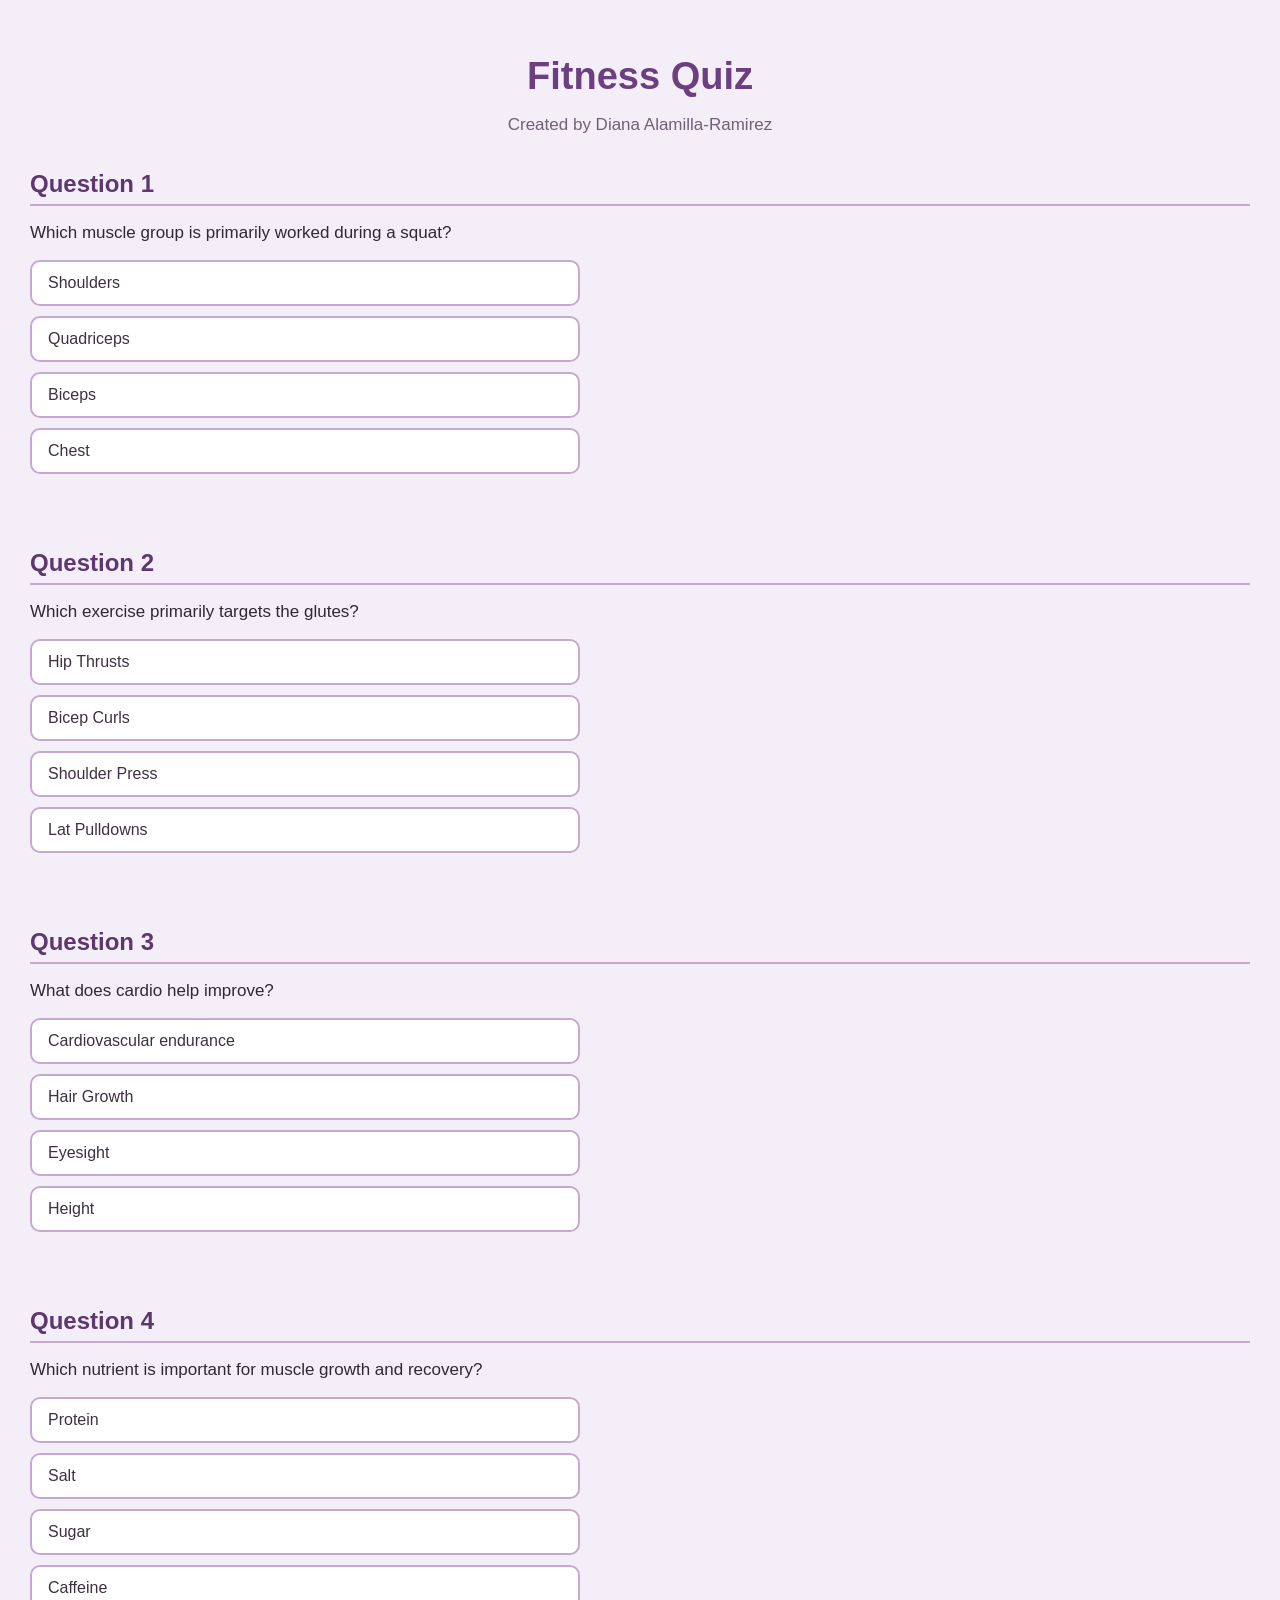
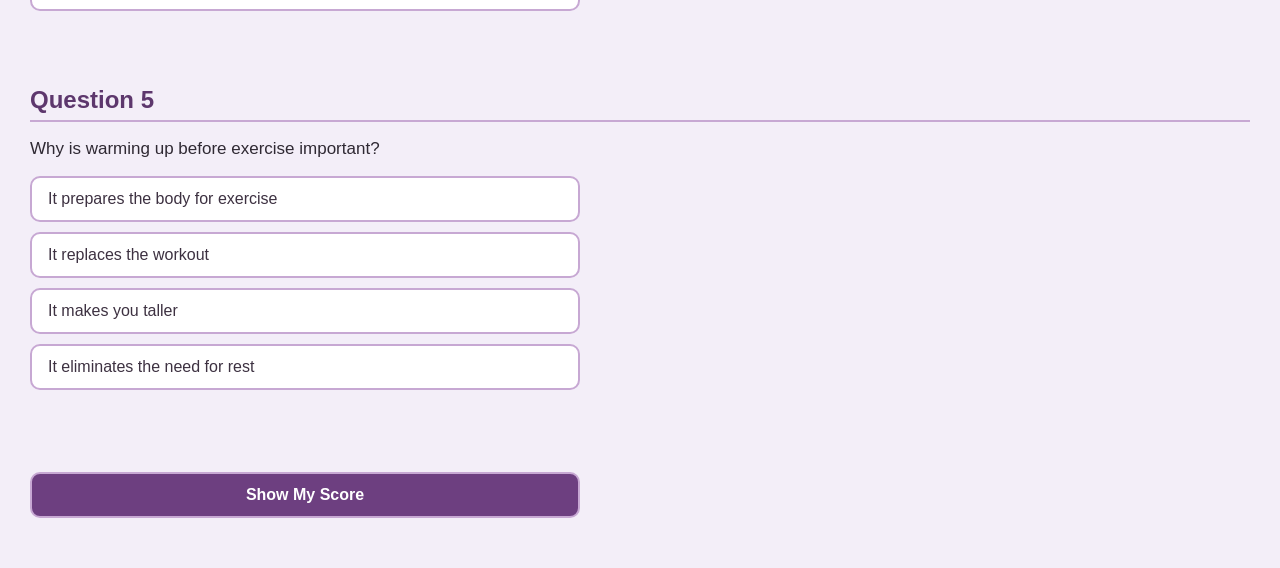
<file: week1/index.html>
<!DOCTYPE html>
<html lang="en">

  <head>
    <meta charset="UTF-8">
    <meta name="viewport" content="width=device-width, initial-scale=1.0">
    <title>Fitness Quiz</title>
    <link rel="stylesheet" href="style.css">
  </head>

  <body>

    <h1>Fitness Quiz</h1>
    <p>Created by Diana Alamilla-Ramirez</p>

    <h2>Question 1</h2>
    <p>Which muscle group is primarily worked during a squat?</p>
    <ul>
      <li>
        <button class="answer-btn" data-question="1" data-correct="false">
          Shoulders
        </button>
      </li>
      <li>
        <button class="answer-btn" data-question="1" data-correct="true">
          Quadriceps
        </button>
      </li>
      <li>
        <button class="answer-btn" data-question="1" data-correct="false">
          Biceps
        </button>
      </li>
      <li>
        <button class="answer-btn" data-question="1" data-correct="false">
          Chest
        </button>
      </li>
    </ul>
    <p id="feedback1" class="feedback"></p>


    <h2>Question 2</h2>
    <p>Which exercise primarily targets the glutes?</p>
    <ul>
      <li>
        <button class="answer-btn" data-question="2" data-correct="true">
          Hip Thrusts
        </button>
      </li>
      <li>
        <button class="answer-btn" data-question="2" data-correct="false">
          Bicep Curls
        </button>
      </li>
      <li>
        <button class="answer-btn" data-question="2" data-correct="false">
          Shoulder Press
        </button>
      </li>
      <li>
        <button class="answer-btn" data-question="2" data-correct="false">
          Lat Pulldowns
        </button>
      </li>
    </ul>
    <p id="feedback2" class="feedback"></p>


    <h2>Question 3</h2>
    <p>What does cardio help improve?</p>
    <ul>
      <li>
        <button class="answer-btn" data-question="3" data-correct="true">
          Cardiovascular endurance
        </button>
      </li>
      <li>
        <button class="answer-btn" data-question="3" data-correct="false">
          Hair Growth
        </button>
      </li>
      <li>
        <button class="answer-btn" data-question="3" data-correct="false">
          Eyesight
        </button>
      </li>
      <li>
        <button class="answer-btn" data-question="3" data-correct="false">
          Height
        </button>
      </li>
    </ul>
    <p id="feedback3" class="feedback"></p>


    <h2>Question 4</h2>
    <p>Which nutrient is important for muscle growth and recovery?</p>
    <ul>
      <li>
        <button class="answer-btn" data-question="4" data-correct="true">
          Protein
        </button>
      </li>
      <li>
        <button class="answer-btn" data-question="4" data-correct="false">
          Salt
        </button>
      </li>
      <li>
        <button class="answer-btn" data-question="4" data-correct="false">
          Sugar
        </button>
      </li>
      <li>
        <button class="answer-btn" data-question="4" data-correct="false">
          Caffeine
        </button>
      </li>
    </ul>
    <p id="feedback4" class="feedback"></p>


    <h2>Question 5</h2>
    <p>Why is warming up before exercise important?</p>
    <ul>
      <li>
        <button class="answer-btn" data-question="5" data-correct="true">
          It prepares the body for exercise
        </button>
      </li>
      <li>
        <button class="answer-btn" data-question="5" data-correct="false">
          It replaces the workout
        </button>
      </li>
      <li>
        <button class="answer-btn" data-question="5" data-correct="false">
          It makes you taller
        </button>
      </li>
      <li>
        <button class="answer-btn" data-question="5" data-correct="false">
          It eliminates the need for rest
        </button>
      </li>
    </ul>
    <p id="feedback5" class="feedback"></p>


    <button id="show-score">Show My Score</button>
    <p id="score-result"></p>

    <script src="script.js"></script>

  </body>

</html>
</file>
<file: style.css>
/* ========================================
   GENERAL STYLES
   ======================================== */

* {
    box-sizing: border-box;
}

body {
    margin: 0;
    font-family: "Trebuchet MS", Arial, sans-serif;
    line-height: 1.6;
    background-color: #f5f5f5;
    color: #333;
}


/* ========================================
   NAVIGATION
   ======================================== */

.navbar {
    background-color: #222;
    padding: 15px;
}

.navbar ul {
    list-style: none;
    margin: 0;
    padding: 0;

    display: flex;
    justify-content: center;
    gap: 30px;
}

.navbar a {
    color: white;
    text-decoration: none;
    font-weight: bold;
}

.navbar a:hover {
    text-decoration: underline;
}


/* ========================================
   HERO SECTION
   ======================================== */

.hero {
    padding: 90px 20px;
    text-align: center;
    border-bottom: 3px solid #5f5147;
    background-color: #f3ede7;
}

.hero h1 {
    font-size: 2.8rem;
    letter-spacing: 1px;
    margin-bottom: 15px;
}

.hero p {
    font-size: 1.2rem;
}

.hero-btn {
    display: inline-block;
    background-color: #5f5147;
    color: white;
    text-decoration: none;
    padding: 12px 22px;
    border-radius: 8px;
    font-size: 1rem;
    transition: transform 0.2s ease, background-color 0.2s ease;
}

.hero-btn:hover {
    background-color: #463b34;
    transform: translateY(-2px);
}


/* ========================================
   ABOUT SECTION
   ======================================== */

.about-section {
    background-color: #fcfaf7;
    padding: 70px 20px;
}

.about-container {
    max-width: 900px;
    margin: auto;

    display: flex;
    align-items: center;
    gap: 40px;
}

.profile-pic {
    width: 150px;
    height: 150px;

    object-fit: cover;

    border-radius: 50%;
    border: 4px solid #222;
}

.about-text {
    flex: 1;
}

.about-text h2 {
    font-size: 2rem;
}


/* ========================================
   JAVASCRIPT BUTTON
   ======================================== */

#welcomeButton {
    margin-top: 15px;
    padding: 12px 22px;

    background-color: #5f5147;
    color: white;

    border: none;
    border-radius: 8px;

    cursor: pointer;
    font-size: 1rem;

    transition: transform 0.2s ease, background-color 0.2s ease;
}

#welcomeButton:hover {
    background-color: #463b34;
    transform: translateY(-2px);
}


/* ========================================
   PROJECTS SECTION
   ======================================== */

.projects-section {
    padding: 60px 20px;
    text-align: center;
}

.projects-section h2 {
    font-size: 2rem;
}

.assignment-buttons {
    max-width: 900px;
    margin: 30px auto;

    display: flex;
    flex-wrap: wrap;

    justify-content: center;
    gap: 15px;
}

.assignment-buttons a {
    display: inline-block;

    padding: 12px 20px;

    background-color: #222;
    color: white;

    text-decoration: none;
    border-radius: 6px;

    transition: transform 0.2s;
}

.assignment-buttons a:hover {
    transform: translateY(-2px);
    background-color: #555;
}


/* ========================================
   RESPONSIVE DESIGN
   ======================================== */

@media (max-width: 600px) {

    .navbar ul {
        flex-direction: column;
        align-items: center;
        gap: 10px;
    }

    .about-container {
        flex-direction: column;
        text-align: center;
    }

    .hero h1 {
        font-size: 2rem;
    }
}
.profile-avatar {
    width: 140px;
    height: 140px;
    border-radius: 50%;
    background-color: #5f5147;
    color: white;
    display: flex;
    align-items: center;
    justify-content: center;
    font-size: 2rem;
    font-weight: bold;
    letter-spacing: 2px;
    margin: 0 auto;
    border: 4px solid #5f5147;
}
/* SKILLS SECTION */

.skills-section {
    padding: 70px 20px;
    text-align: center;
    background-color: #f3ede7;
}

.skills-section h2 {
    font-size: 2rem;
    margin-bottom: 35px;
}

.skills-container {
    display: flex;
    justify-content: center;
    gap: 25px;
    flex-wrap: wrap;
}

.skill-card {
    background-color: white;
    width: 250px;
    padding: 25px;
    border-radius: 12px;
    box-shadow: 0 4px 12px rgba(0, 0, 0, 0.08);
}

.skill-card h3 {
    color: #5f5147;
    margin-top: 0;
}
</file>
<file: colorTheory/style.css>
/* ========================================
   COLOR THEORY PROJECT
======================================== */


/* ========================================
   COLOR VARIABLES
   Students will replace these colors.
======================================== */

:root {
    --primary: #2563EB;
    --secondary: #0F766E;
    --accent: #F97316;
    --background: #FFFFFF;
    --surface: #F3F4F6;
    --text: #1F2937;
    --text-on-primary: #FFFFFF;
    --text-on-accent: #FFFFFF;
    --border: #D1D5DB;
}


/* ========================================
   GENERAL STYLES
======================================== */

* {
    box-sizing: border-box;
}

html {
    scroll-behavior: smooth;
}

body {
    margin: 0;
    font-family:
        Arial,
        Helvetica,
        sans-serif;
    background-color: var(--background);
    color: var(--text);
    line-height: 1.6;
}


/* ========================================
   LINKS
======================================== */

a {
    color: var(--primary);
}

a:hover {
    text-decoration: underline;
}


/* ========================================
   HEADER
======================================== */

.site-header {
    background-color: var(--primary);
    color: var(--text-on-primary);
    padding: 1rem 5%;
}

.navbar {
    max-width: 1100px;
    margin: 0 auto;
    display: flex;
    justify-content: space-between;
    align-items: center;
    gap: 2rem;
}

.logo {
    color: var(--text-on-primary);
    text-decoration: none;
    font-size: 1.4rem;
    font-weight: bold;
}

.nav-links {
    display: flex;
    gap: 1.5rem;
    list-style: none;
    margin: 0;
    padding: 0;
}

.nav-links a {
    color: var(--text-on-primary);
    text-decoration: none;
    font-weight: bold;
}

.nav-links a:hover {
    text-decoration: underline;
}


/* ========================================
   HERO
======================================== */

.hero {
    background-color: var(--primary);
    color: var(--text-on-primary);
    padding: 6rem 5%;
}

.hero-content {
    max-width: 900px;
    margin: 0 auto;
    text-align: center;
}

.eyebrow {
    margin: 0 0 0.5rem;
    font-size: 0.85rem;
    font-weight: bold;
    letter-spacing: 1px;
    text-transform: uppercase;
}

.hero .eyebrow {
    color: var(--text-on-primary);
}

.hero h1 {
    margin: 0.5rem 0 1rem;
    font-size: clamp(2.2rem, 5vw, 4rem);
    line-height: 1.1;
}

.hero-text {
    max-width: 700px;
    margin: 0 auto 2rem;
    font-size: 1.15rem;
}


/* ========================================
   BUTTON
======================================== */

.button,
.card-button {
    display: inline-block;
    padding: 0.75rem 1.25rem;
    border-radius: 6px;
    background-color: var(--accent);
    color: var(--text-on-accent);
    text-decoration: none;
    font-weight: bold;
}

.button:hover,
.card-button:hover {
    text-decoration: none;
    opacity: 0.9;
}


/* ========================================
   SECTIONS
======================================== */

.section {
    max-width: 1100px;
    margin: 0 auto;
    padding: 4rem 5%;
}

.section-heading {
    max-width: 750px;
    margin-bottom: 2rem;
}

.section-heading h2 {
    margin-top: 0.25rem;
    color: var(--primary);
    font-size: 2.2rem;
}


/* ========================================
   PALETTE BUTTONS
======================================== */

.palette-buttons {
    display: flex;
    flex-wrap: wrap;
    gap: 1rem;
    margin-bottom: 2.5rem;
}

.palette-buttons button {
    border: none;
    border-radius: 6px;
    padding: 0.75rem 1.25rem;
    background-color: var(--secondary);
    color: var(--text-on-primary);
    font-size: 1rem;
    font-weight: bold;
    cursor: pointer;
}

.palette-buttons button:hover {
    opacity: 0.9;
}


/* ========================================
   COLOR SWATCHES
======================================== */

.swatches {
    display: grid;
    grid-template-columns:
        repeat(auto-fit, minmax(160px, 1fr));
    gap: 1rem;
    margin-bottom: 3rem;
}

.swatch {
    background-color: var(--surface);
    border: 1px solid var(--border);
    border-radius: 8px;
    padding: 1rem;
}

.swatch h3 {
    margin: 0.75rem 0 0.25rem;
    color: var(--text);
}

.swatch p {
    margin: 0;
    font-family: monospace;
    color: var(--text);
}

.color-box {
    height: 80px;
    border-radius: 6px;
    border: 1px solid var(--border);
}

.primary-color {
    background-color: var(--primary);
}

.secondary-color {
    background-color: var(--secondary);
}

.accent-color {
    background-color: var(--accent);
}

.background-color {
    background-color: var(--background);
}

.text-color {
    background-color: var(--text);
}


/* ========================================
   DESIGN CARD
======================================== */

.design-card {
    background-color: var(--primary);
    color: var(--text-on-primary);
    border-radius: 12px;
    padding: 3rem;
    margin-top: 2rem;
}

.design-card .eyebrow {
    color: var(--text-on-primary);
}

.design-card h2 {
    margin-top: 0.5rem;
    font-size: 2rem;
}

.design-card p {
    max-width: 700px;
}


/* ========================================
   COLOR ANALYSIS
======================================== */

.analysis-section {
    background-color: var(--surface);
}

.analysis-section .section {
    max-width: 1200px;
}

.analysis-grid {
    display: grid;
    grid-template-columns:
        repeat(3, 1fr);
    gap: 1.5rem;
}

.analysis-card {
    background-color: var(--background);
    border: 1px solid var(--border);
    border-radius: 8px;
    padding: 1.5rem;
}

.analysis-card h3 {
    margin-top: 0;
    color: var(--primary);
    font-size: 1.4rem;
}

.analysis-card p {
    margin-bottom: 1rem;
}

.analysis-card strong {
    color: var(--secondary);
}


/* ========================================
   KEYBOARD FOCUS
======================================== */

a:focus-visible,
button:focus-visible {
    outline: 3px solid var(--accent);
    outline-offset: 4px;
}


/* ========================================
   FOOTER
======================================== */

.site-footer {
    background-color: var(--text);
    color: var(--background);
    text-align: center;
    padding: 2rem 5%;
}

.site-footer p {
    margin: 0.25rem 0;
}


/* ========================================
   RESPONSIVE DESIGN
======================================== */

@media (max-width: 900px) {

    .analysis-grid {
        grid-template-columns: 1fr;
    }

}

@media (max-width: 700px) {

    .navbar {
        flex-direction: column;
        align-items: center;
    }

    .nav-links {
        flex-direction: column
        text-align: center;
        gap: 0.75rem;
    }

    .hero {
        padding: 4rem 5%;
    }

    .design-card {
        padding: 2rem;
    }

}
</file>
<file: imageEditing_and_fonts/style.css>
/* ================================
   GENERAL STYLES
================================ */

* {
    box-sizing: border-box;
    margin: 0;
    padding: 0;
}

html {
    scroll-behavior: smooth;
}

body {
    font-family: Arial, Helvetica, sans-serif;
    line-height: 1.6;
    color: #252821;
    background-color: #f5f3ed;
}

img {
    display: block;
    width: 100%;
    height: auto;
}

a {
    color: inherit;
    text-decoration: none;
}

h1,
h2,
h3,
h4 {
    line-height: 1.3;
}

h1 {
    font-size: 2.8rem;
}

h2 {
    font-size: 2rem;
    margin-bottom: 1rem;
}

h3 {
    font-size: 1.4rem;
}

p {
    margin-bottom: 1rem;
}


/* ================================
   HEADER AND NAVIGATION
================================ */

.site-header {
    background-color: #252821;
    color: white;
}

.navbar {
    display: flex;
    justify-content: space-between;
    align-items: center;
    gap: 2rem;

    max-width: 1200px;
    margin: 0 auto;
    padding: 1rem 2rem;
}

.logo {
    font-size: 1.3rem;
    font-weight: bold;
}

.logo i {
    margin-right: 0.4rem;
}

.nav-links {
    display: flex;
    gap: 1.5rem;
    list-style: none;
}

.nav-links a {
    transition: color 0.3s ease;
}

.nav-links a:hover {
    color: #a7b58f;
}

.nav-links i {
    margin-right: 0.3rem;
}


/* ================================
   HERO SECTION
================================ */

.hero {
    display: grid;
    grid-template-columns: 1fr 1fr;
    align-items: center;
    gap: 3rem;

    max-width: 1200px;
    margin: 0 auto;
    padding: 5rem 2rem;
}

.hero-content p {
    max-width: 550px;
}

.eyebrow {
    color: #7b8f63;
    font-size: 0.85rem;
    font-weight: bold;
    letter-spacing: 0.08rem;
    text-transform: uppercase;
}

.hero-image img {
    max-height: 420px;
    object-fit: cover;
    border-radius: 12px;
}


/* ================================
   BUTTONS
================================ */

.button {
    display: inline-block;

    padding: 0.8rem 1.3rem;
    margin-top: 1rem;

    background-color: #3f4a32;
    color: white;

    border: 2px solid #3f4a32;
    border-radius: 6px;

    font-weight: bold;
    transition: all 0.3s ease;
}

.button:hover {
    background-color: #7f9368;
    border-color: #7f9368;
    color: white;
}

.button i {
    margin-left: 0.4rem;
}

.button-secondary {
    background-color: transparent;
    color: #3f4a32;
    border-color: #3f4a32;
}

.button-secondary:hover {
    background-color: #7f9368;
    border-color: #7f9368;
    color: white;
}

.button-group {
    display: flex;
    justify-content: center;
    flex-wrap: wrap;
    gap: 1rem;
}


/* ================================
   GENERAL SECTIONS
================================ */

.section {
    max-width: 1200px;
    margin: 0 auto;
    padding: 4rem 2rem;
}

.section-heading {
    max-width: 750px;
    margin: 0 auto 3rem;
    text-align: center;
}

.section-heading p:last-child {
    margin-bottom: 0;
}


/* ================================
   IMAGE PROJECTS
================================ */

.image-project {
    margin-bottom: 4rem;
    padding: 2rem;

    background-color: #ffffff;
    border-radius: 12px;

    box-shadow: 0 3px 12px rgba(37, 40, 33, 0.08);
}

.image-project h3 {
    margin-bottom: 0.8rem;
}

.image-project h3 i {
    margin-right: 0.5rem;
    color: #3f4a32;
}

.image-comparison {
    display: grid;
    grid-template-columns: 1fr 1fr;
    gap: 2rem;
    margin-top: 1.5rem;
}

.image-card {
    overflow: hidden;
    border: 1px solid #d8dccf;
    border-radius: 8px;
    background-color: #faf9f5;
}

.image-card h4 {
    padding: 0.8rem;
    text-align: center;
    background-color: #3f4a32;
    color: white;
}

.image-card img {
    height: 280px;
    object-fit: cover;
}


/* ================================
   FEATURE CARDS
================================ */

.features-section {
    max-width: 1200px;
}

.feature-grid {
    display: grid;
    grid-template-columns: repeat(3, 1fr);
    gap: 2rem;
}

.feature-card {
    padding: 2rem;
    text-align: center;

    background-color: #ffffff;
    border: 1px solid #d8dccf;
    border-radius: 12px;

    transition: transform 0.3s ease, box-shadow 0.3s ease;
}

.feature-card:hover {
    transform: translateY(-5px);
    box-shadow: 0 5px 15px rgba(63, 74, 50, 0.12);
}

.feature-icon {
    font-size: 2.5rem;
    color: #7b8f63;

    margin-bottom: 1rem;
    padding: 1rem;

    border: 2px solid #7b8f63;
    border-radius: 50%;
}


/* ================================
   ICON SECTION
================================ */

.icon-section {
    text-align: center;
}


/* ================================
   CONTACT SECTION
================================ */

.contact-section {
    text-align: center;
}

.contact-links {
    display: flex;
    justify-content: center;
    flex-wrap: wrap;
    gap: 1.5rem;
}

.contact-links a {
    padding: 0.8rem 1rem;
    border-bottom: 2px solid transparent;
    transition: all 0.3s ease;
}

.contact-links a:hover {
    border-bottom-color: #7b8f63;
    color: #7b8f63;
}

.contact-links i {
    margin-right: 0.4rem;
}


/* ================================
   FOOTER
================================ */

.site-footer {
    display: flex;
    justify-content: space-between;
    align-items: center;
    gap: 1rem;

    padding: 2rem;

    background-color: #252821;
    color: white;
}

.site-footer p {
    margin-bottom: 0;
}

.social-links {
    display: flex;
    gap: 1rem;
}

.social-links a {
    font-size: 1.3rem;
    transition: color 0.3s ease;
}

.social-links a:hover {
    color: #a7b58f;
}


/* ================================
   RESPONSIVE DESIGN
================================ */

@media (max-width: 768px) {

    .navbar {
        flex-direction: column;
    }

    .nav-links {
        flex-wrap: wrap;
        justify-content: center;
        gap: 1rem;
    }

    .hero {
        grid-template-columns: 1fr;
        padding-top: 3rem;
    }

    h1 {
        font-size: 2.2rem;
    }

    .image-comparison {
        grid-template-columns: 1fr;
    }

    .feature-grid {
        grid-template-columns: 1fr;
    }

    .site-footer {
        flex-direction: column;
        text-align: center;
    }

}
</file>
<file: typography/style.css>
/* ========================================
   TYPOGRAPHY & FONT PAIRING ASSIGNMENT

   STUDENT INSTRUCTIONS:

   Complete the typography blanks marked
   "FILL IN".

   Use your Canva designs and your
   Typography Decision Sheet to decide
   what values belong in each blank.

   Do not change the basic page structure
   unless instructed by your instructor.
======================================== */


/* ========================================
   GENERAL STYLES
======================================== */

* {
    box-sizing: border-box;
}

html {
    scroll-behavior: smooth;
}

body {
    margin: 0;

    /* General page font */
    font-family: Arial, sans-serif;

    background: #f5f5f5;
    color: #222;

    line-height: 1.6;
}


/* ========================================
   HEADER
======================================== */

.site-header {
    text-align: center;
    padding: 60px 20px 40px;
    background: #ffffff;
}

.site-header h1 {
    margin: 0 0 10px;

    font-size: 2.5rem;

    font-weight: 700;
}

.site-header p {
    margin: 0;

    font-size: 1.1rem;

    font-weight: 400;
}


/* ========================================
   NAVIGATION
======================================== */

.main-nav {
    display: flex;
    justify-content: center;
    flex-wrap: wrap;
    gap: 10px;

    padding: 15px;

    background: #222;
}

.main-nav a {
    color: #ffffff;

    text-decoration: none;

    padding: 8px 14px;

    border-radius: 4px;

    font-size: 0.95rem;
}

.main-nav a:hover {
    background: #444;
}


/* ========================================
   GENERAL MOCKUP STYLES
======================================== */

.mockup {
    min-height: 600px;

    padding: 50px 8%;

    margin-bottom: 30px;

    position: relative;
}

.mockup-label {
    display: flex;
    justify-content: space-between;

    margin-bottom: 70px;

    font-size: 0.8rem;

    font-weight: 700;

    letter-spacing: 2px;

    text-transform: uppercase;
}

.mockup-content {
    max-width: 900px;

    margin: 0 auto;
}

.eyebrow {
    margin-bottom: 20px;

    font-size: 0.8rem;

    font-weight: 700;

    letter-spacing: 3px;
}

.mockup h2 {
    margin: 0 0 20px;
}

.mockup h3 {
    margin: 0 0 25px;
}

.body-text {
    max-width: 650px;

    margin-bottom: 30px;
}

.text-link {
    text-decoration: none;

    font-weight: 700;
}


/* ========================================
   MOCKUP 1 - EDITORIAL
======================================== */

.editorial {
    background: #eee9e1;
    color: #222;
}

.editorial .mockup-content {
    text-align: center;
}


/* ----------------------------------------
   EDITORIAL HEADING
----------------------------------------- */

.editorial h2 {
    font-family: "Playfair Display", serif;
    font-size: 72px;
    font-weight: 600;
    line-height: 1.05;
    letter-spacing: -1px;
}


/* ----------------------------------------
   EDITORIAL SUBHEADING
----------------------------------------- */

.editorial h3 {
    font-family: "DM Sans", sans-serif;
    font-size: 28px;
    font-weight: 700;
    letter-spacing: 0px;
}


/* ----------------------------------------
   EDITORIAL BODY
----------------------------------------- */

.editorial .body-text {
    font-family: "DM Sans", sans-serif;
    font-size: 18px;
    line-height: 1.6;

    margin-left: auto;
    margin-right: auto;
}


/* ========================================
   MOCKUP 2 - MODERN MINIMAL
======================================== */

.minimal {
    background: #ffffff;
    color: #222;
}

.minimal .mockup-content {
    max-width: 900px;
    margin: 0 auto;
    text-align: center;
}


/* ----------------------------------------
   MODERN MINIMAL HEADING
----------------------------------------- */

.minimal h2 {
    font-family: "DM Sans", sans-serif;
    font-size: 64px;
    font-weight: 700;
    line-height: 1.1;
    letter-spacing: -1px;
}


/* ----------------------------------------
   MODERN MINIMAL SUBHEADING
----------------------------------------- */

.minimal h3 {
    font-family: "DM Sans", sans-serif;
    font-size: 30px;
    font-weight: 500;
    line-height: 1.3;
}


/* ----------------------------------------
   MODERN MINIMAL BODY
----------------------------------------- */

.minimal .body-text {
    font-family: "DM Sans", sans-serif;
    font-size: 18px;
    line-height: 1.7;
    letter-spacing: 0px;

    margin-left: auto;
    margin-right: auto;
}


/* ========================================
   MOCKUP 3 - CREATIVE
======================================== */

.creative {
    background: #e9e9e9;
    color: #222;
}

.creative .mockup-content {
    max-width: 850px;
}


/* ----------------------------------------
   CREATIVE HEADING
----------------------------------------- */

.creative h2 {
    font-family: "Playfair Display", serif;
    font-size: 68px;
    font-weight: 600;
    line-height: 1.05;
    letter-spacing: -1px;

    max-width: 650px;
}


/* ----------------------------------------
   CREATIVE SUBHEADING
----------------------------------------- */

.creative h3 {
    font-family: "DM Sans", sans-serif;
    font-size: 28px;
    font-weight: 700;
    line-height: 1.3;
}


/* ----------------------------------------
   CREATIVE BODY
----------------------------------------- */

.creative .body-text {
    font-family: "DM Sans", sans-serif;
    font-size: 18px;
    line-height: 1.6;
    letter-spacing: 0px;
}


/* ========================================
   MOCKUP 4 - PROFESSIONAL
======================================== */

.professional {
    background: #f0f0f0;
    color: #222;
}

.professional .mockup-content {
    max-width: 800px;
}


/* ----------------------------------------
   PROFESSIONAL HEADING
----------------------------------------- */

.professional h2 {
    font-family: "Playfair Display", serif;
    font-size: 60px;
    font-weight: 700;
    line-height: 1.1;
    letter-spacing: -1px;
}


/* ----------------------------------------
   PROFESSIONAL SUBHEADING
----------------------------------------- */

.professional h3 {
    font-family: "DM Sans", sans-serif;
    font-size: 28px;
    font-weight: 700;
    line-height: 1.3;
    font-style: italic;
}


/* ----------------------------------------
   PROFESSIONAL BODY
----------------------------------------- */

.professional .body-text {
    font-family: "DM Sans", sans-serif;
    font-size: 18px;
    line-height: 1.7;
    letter-spacing: 0px;
}


/* ========================================
   REFLECTION
======================================== */

.reflection {
    max-width: 900px;

    margin: 60px auto;

    padding: 40px;

    background: #ffffff;
}

.reflection h2 {
    margin-top: 0;

    font-size: 2rem;
}

.reflection h3 {
    margin-bottom: 5px;

    font-size: 1.1rem;
}

.reflection p {
    margin-top: 5px;
}


/* ========================================
   FOOTER
======================================== */

footer {
    text-align: center;

    padding: 30px;

    background: #222;

    color: #ffffff;
}


/* ========================================
   RESPONSIVE DESIGN

   DO NOT CHANGE THIS SECTION.
======================================== */

@media (max-width: 700px) {

    .site-header h1 {
        font-size: 2rem;
    }

    .mockup {
        padding: 35px 6%;
    }

    .mockup-label {
        margin-bottom: 45px;
    }

    .mockup h2 {
        font-size: 3rem;
    }

    .reflection {
        margin: 30px 15px;

        padding: 25px;
    }

}
</file>
<file: week1/style.css>
body {
    background-color: #f3eef8;
    color: #2f2933;
    font-family: Arial, Helvetica, sans-serif;
    font-size: 16px;
    margin: 0;
    padding: 30px;
}

h1 {
    color: #6d3f80;
    font-size: 38px;
    text-align: center;
    margin-bottom: 5px;
}

h1 + p {
    text-align: center;
    color: #725f78;
    margin-bottom: 35px;
}

h2 {
    color: #5d376d;
    font-size: 24px;
    margin-top: 30px;
    margin-bottom: 10px;
    border-bottom: 2px solid #c7a8d3;
    padding-bottom: 6px;
}

p {
    font-size: 17px;
}

ul {
    list-style-type: none;
    padding: 0;
    margin: 15px 0 25px 0;
}

li {
    margin: 10px 0;
}

button {
    background-color: #ffffff;
    color: #3d3141;
    font-family: Arial, Helvetica, sans-serif;
    font-size: 16px;
    text-align: left;
    width: 100%;
    max-width: 550px;
    padding: 12px 16px;
    border: 2px solid #c7a8d3;
    border-radius: 10px;
}

button:hover {
    background-color: #e5d4ec;
}

.feedback {
    color: #6d3f80;
    font-weight: bold;
    min-height: 20px;
}

#show-score {
    background-color: #6d3f80;
    color: white;
    text-align: center;
    font-weight: bold;
    margin-top: 20px;
}

#show-score:hover {
    background-color: #553064;
}

#score-result {
    color: #5d376d;
    font-size: 20px;
    font-weight: bold;
}

button:disabled {
    opacity: 0.6;
}
</file>
